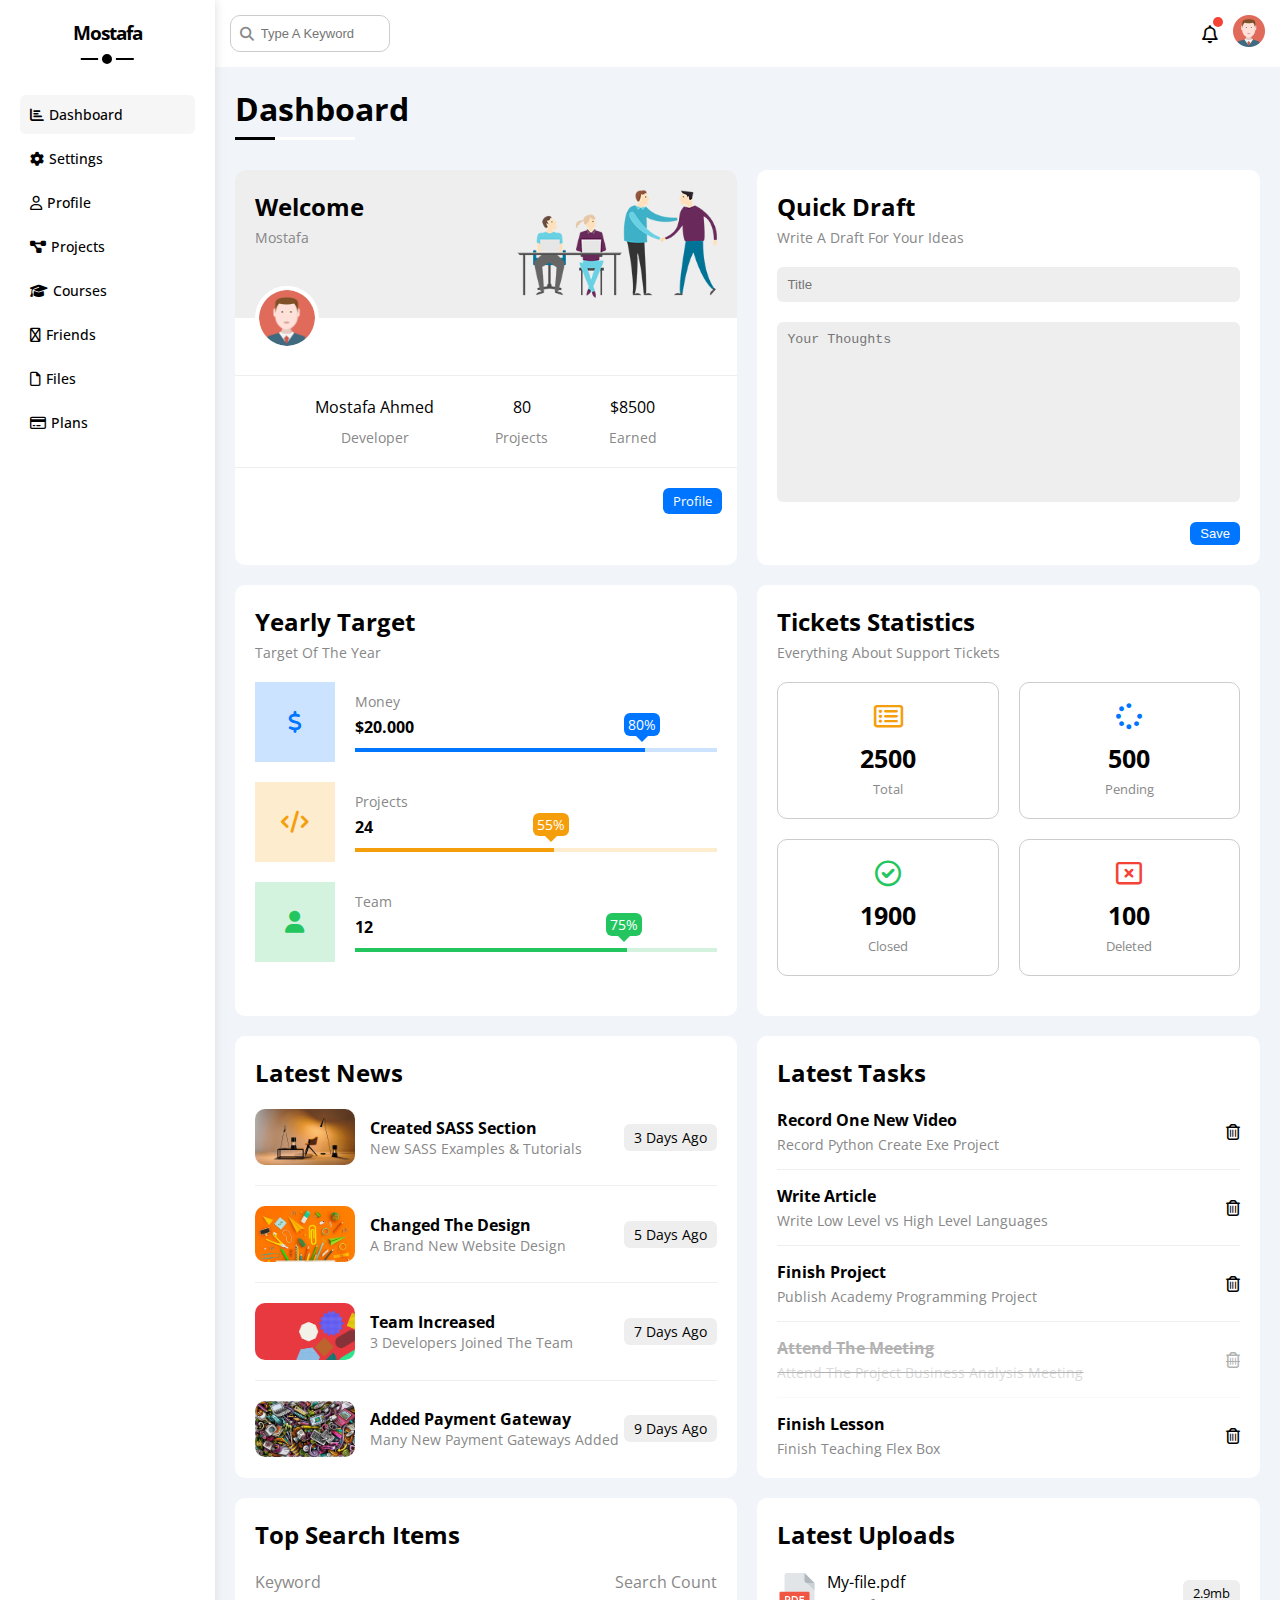
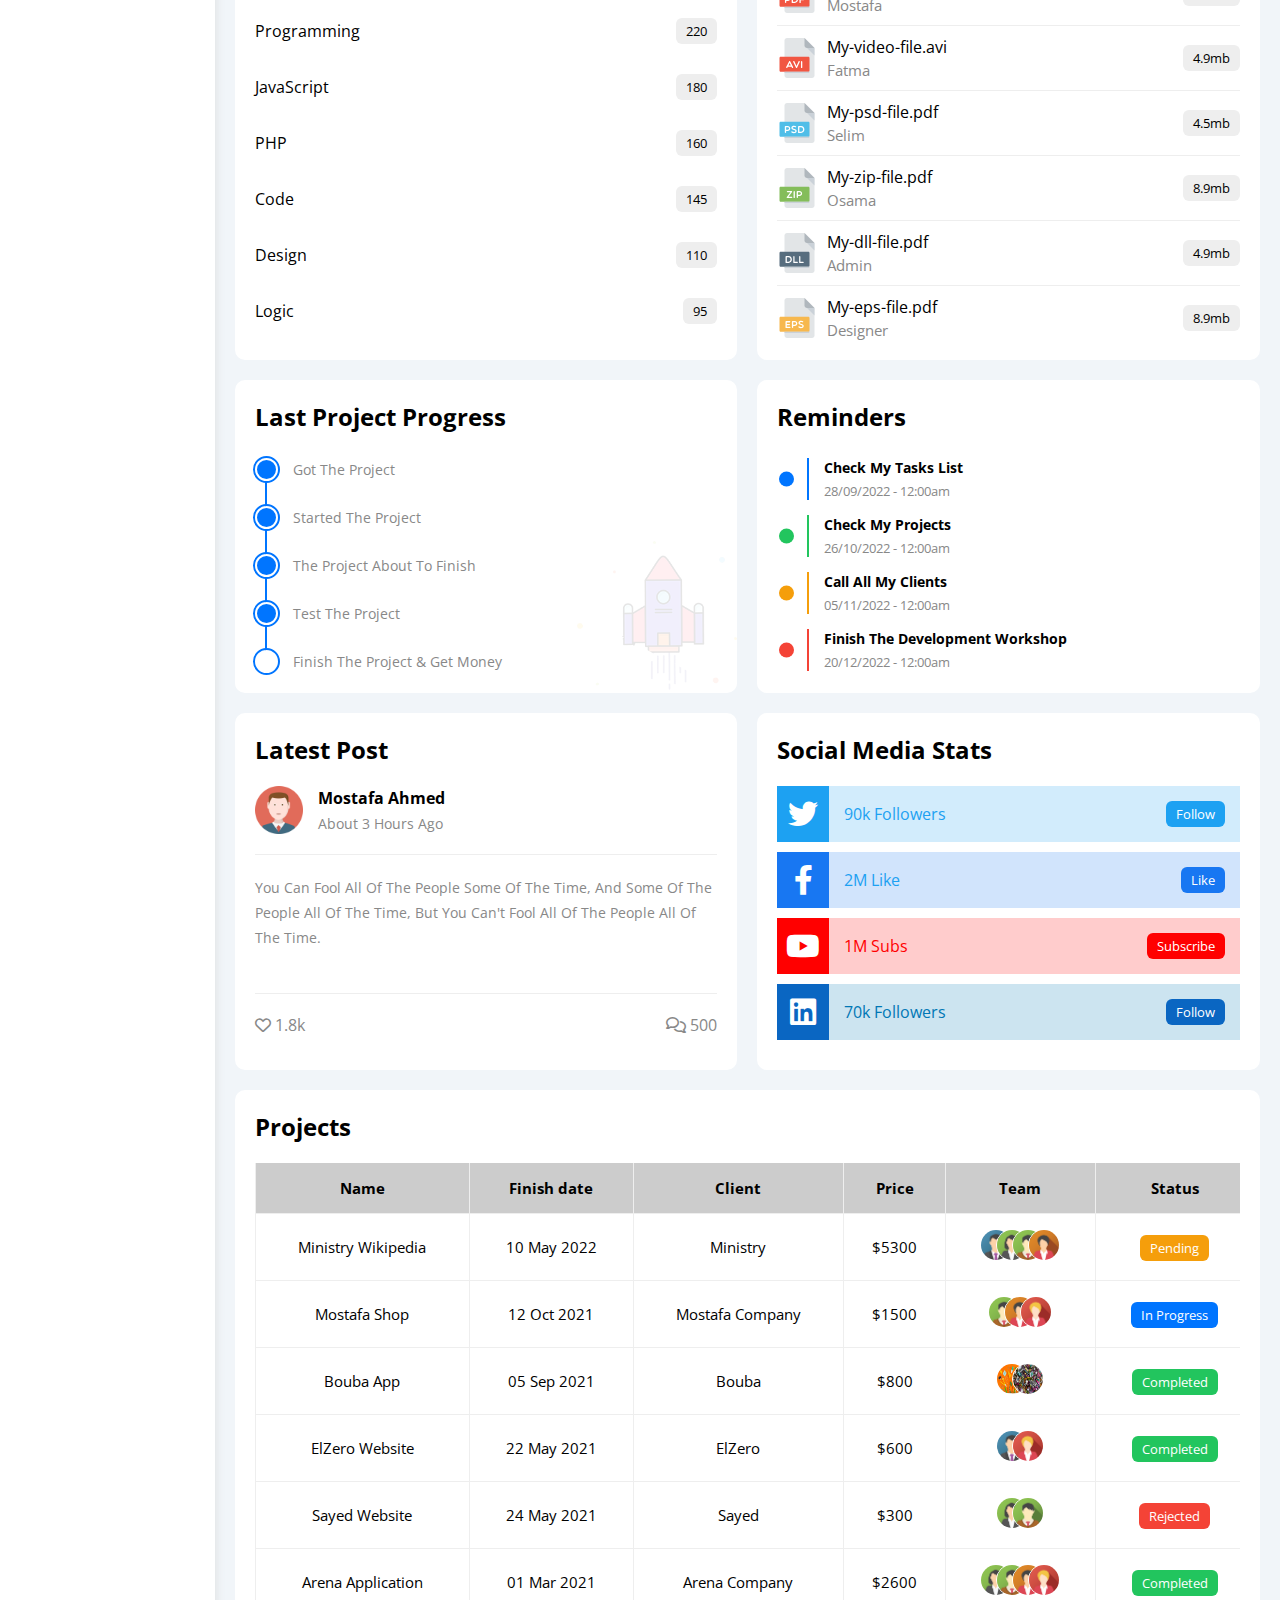
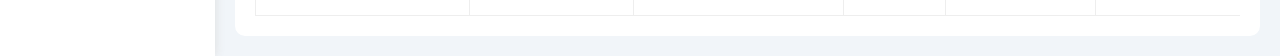
<file: index.html>
<!DOCTYPE html>
<html lang="en">

<head>
  <meta charset="UTF-8">
  <meta name="viewport" content="width=device-width, initial-scale=1.0">
  <title>Dashboard</title>
  <!-- Font Awesome Library -->
  <link rel="stylesheet" href="css/all.min.css">
  <!-- <link rel="stylesheet" href="css/normalize.css"> -->
  <link rel="stylesheet" href="css/master.css">
  <!-- Google Fonts -->
  <link rel="preconnect" href="https://fonts.googleapis.com">
  <link rel="preconnect" href="https://fonts.gstatic.com" crossorigin>
  <link href="https://fonts.googleapis.com/css2?family=Open+Sans:wght@300;500&display=swap" rel="stylesheet" />
</head>

<body>
  <div class="page">
    <!-- Start Sidebar -->
    <div class="sidebar">
      <h3>Mostafa</h3>
      <ul>
        <li>
          <a href="index.html" class="active">
            <i class="fa-solid fa-chart-bar"></i>
            <span>Dashboard</span>
          </a>
        </li>
        <li>
          <a href="settings.html">
            <i class="fa-solid fa-gear"></i>
            <span>Settings</span>
          </a>
        </li>
        <li>
          <a href="profile.html">
            <i class="fa-regular fa-user"></i>
            <span>Profile</span>
          </a>
        </li>
        <li>
          <a href="projects.html">
            <i class="fa-solid fa-diagram-project"></i>
            <span>Projects</span>
          </a>
        </li>
        <li>
          <a href="courses.html">
            <i class="fa-solid fa-graduation-cap"></i>
            <span>Courses</span>
          </a>
        </li>
        <li>
          <a href="friends.html">
            <i class="fa-regular fa-user-group"></i>
            <span>Friends</span>
          </a>
        </li>
        <li>
          <a href="files.html">
            <i class="fa-regular fa-file"></i>
            <span>Files</span>
          </a>
        </li>
        <li>
          <a href="plans.html">
            <i class="fa-regular fa-credit-card"></i>
            <span>Plans</span>
          </a>
        </li>
      </ul>
    </div>
    <!-- End Sidebar -->
    <div class="main-body">
      <!-- Start Header -->
      <div class="main-header">
        <form action="#" class="search">
          <i class="fa-solid fa-magnifying-glass"></i>
          <input type="text" name="search" placeholder="Type A Keyword">
        </form>
        <div class="user">
          <i class="fa-regular fa-bell"></i>
          <div class="img-user">
            <img src="imgs/avatar.png" alt="Profile Avatar">
          </div>
        </div>
      </div>
      <!-- End Header -->
      <h1 class="main-title">Dashboard</h1>
      <div class="wrapper-2">
        <!-- Start Welcome Box -->
        <div class="box">
          <div class="header">
            <div class="box-name">
              <h2>Welcome</h2>
              <p>Mostafa</p>
            </div>
            <img src="imgs/welcome.png" class="welcome" alt="Welcome">
          </div>
          <img src="imgs/avatar.png" class="avatar" alt="User Avatar">
          <div class="box-content">
            <div class="div">
              Mostafa Ahmed
              <span>Developer</span>
            </div>
            <div class="div">
              80
              <span>Projects</span>
            </div>
            <div class="div">
              $8500
              <span>Earned</span>
            </div>
          </div>
          <a href="#profile" class="btn-shape">Profile</a>
        </div>
        <!-- End Welcome Box -->
        <!-- Start Quick Draft Box -->
        <div class="box p-20">
          <div class="box-name">
            <h2>Quick Draft</h2>
            <p>Write A Draft For Your Ideas</p>
          </div>
          <form action="#" class="q-draft">
            <input type="text" name="title" placeholder="Title">
            <textarea name="thoughts" placeholder="Your Thoughts"></textarea>
            <input type="submit" value="Save" class="btn-shape">
          </form>
        </div>
        <!-- Start Quick Draft Box -->
        <!-- Start Yearly Tagret Box -->
        <div class="box p-20">
          <div class="box-name">
            <h2>Yearly Target</h2>
            <p>Target Of The Year</p>
          </div>
          <div class="yt-content">
            <div class="target">
              <i class="money fa-solid fa-dollar-sign"></i>
              <div>
                <span>Money</span>
                <span>$20.000</span>
                <div class="yt-prog-money">
                  <span class="yt-bar money" style="width: 80%;" data-percent="80%"></span>
                </div>
              </div>
            </div>
            <div class="target">
              <i class="projects fa-solid fa-code"></i>
              <div>
                <span>Projects</span>
                <span>24</span>
                <div class="yt-prog-projects">
                  <span class="yt-bar projects" style="width: 55%;" data-percent="55%"></span>
                </div>
              </div>
            </div>
            <div class="target">
              <i class="team fa-solid fa-user"></i>
              <div>
                <span>Team</span>
                <span>12</span>
                <div class="yt-prog-team">
                  <span class="yt-bar team" style="width: 75%;" data-percent="75%"></span>
                </div>
              </div>
            </div>
          </div>
        </div>
        <!-- End Yearly Tagret Box -->
        <!-- Start Tickets Statistics -->
        <div class="box p-20">
          <div class="box-name">
            <h2>Tickets Statistics</h2>
            <p>Everything About Support Tickets</p>
          </div>
          <div class="ts-content">
            <div class="ts-box">
              <i class="total fa-regular fa-rectangle-list"></i>
              <span>2500</span>
              <span>Total</span>
            </div>
            <div class="ts-box">
              <i class="pending fa-solid fa-spinner"></i>
              <span>500</span>
              <span>Pending</span>
            </div>
            <div class="ts-box">
              <i class="closed fa-regular fa-circle-check"></i>
              <span>1900</span>
              <span>Closed</span>
            </div>
            <div class="ts-box">
              <i class="deleted fa-regular fa-rectangle-xmark"></i>
              <span>100</span>
              <span>Deleted</span>
            </div>
          </div>
        </div>
        <!-- Start Tickets Statistics -->
        <!-- Start Latest News -->
        <div class="box p-20">
          <h2>Latest News</h2>
          <div class="ln-content">
            <div class="ln-box">
              <img src="imgs/news-01.png" alt="">
              <div class="ln-body">
                <h3>Created SASS Section</h3>
                <p>New SASS Examples & Tutorials</p>
              </div>
              <p class="days btn-shape">3 Days Ago</p>
            </div>
            <div class="ln-box">
              <img src="imgs/news-02.png" alt="">
              <div class="ln-body">
                <h3>Changed The Design</h3>
                <p>A Brand New Website Design</p>
              </div>
              <p class="days btn-shape">5 Days Ago</p>
            </div>
            <div class="ln-box">
              <img src="imgs/news-03.png" alt="">
              <div class="ln-body">
                <h3>Team Increased</h3>
                <p>3 Developers Joined The Team</p>
              </div>
              <p class="days btn-shape">7 Days Ago</p>
            </div>
            <div class="ln-box">
              <img src="imgs/news-04.png" alt="">
              <div class="ln-body">
                <h3>Added Payment Gateway</h3>
                <p>Many New Payment Gateways Added</p>
              </div>
              <p class="days btn-shape">9 Days Ago</p>
            </div>
          </div>
        </div>
        <!-- End Latest News -->
        <!-- Start Latest Tasks -->
        <div class="box p-20">
          <h2>Latest Tasks</h2>
          <div class="lt-content">
            <div class="lt-box">
              <div>
                <h3>Record One New Video</h3>
                <p>Record Python Create Exe Project</p>
              </div>
              <i class="fa-regular fa-trash-can"></i>
            </div>
            <div class="lt-box">
              <div>
                <h3>Write Article</h3>
                <p>Write Low Level vs High Level Languages</p>
              </div>
              <i class="fa-regular fa-trash-can"></i>
            </div>
            <div class="lt-box">
              <div>
                <h3>Finish Project</h3>
                <p>Publish Academy Programming Project</p>
              </div>
              <i class="fa-regular fa-trash-can"></i>
            </div>
            <div class="lt-box task-done">
              <div>
                <h3>Attend The Meeting</h3>
                <p>Attend The Project Business Analysis Meeting</p>
              </div>
              <i class="fa-regular fa-trash-can"></i>
            </div>
            <div class="lt-box">
              <div>
                <h3>Finish Lesson</h3>
                <p>Finish Teaching Flex Box</p>
              </div>
              <i class="fa-regular fa-trash-can"></i>
            </div>
          </div>
        </div>
        <!-- End Latest Tasks -->
        <!-- Start Top Search Items -->
        <div class="box p-20">
          <h2>Top Search Items</h2>
          <div class="tsi-content">
            <div class="tsi-box tsi-header">
              <span>Keyword</span>
              <span>Search Count</span>
            </div>
            <div class="tsi-box tsi-body">
              <span>Programming</span>
              <span>220</span>
            </div>
            <div class="tsi-box tsi-body">
              <span>JavaScript</span>
              <span>180</span>
            </div>
            <div class="tsi-box tsi-body">
              <span>PHP</span>
              <span>160</span>
            </div>
            <div class="tsi-box tsi-body">
              <span>Code</span>
              <span>145</span>
            </div>
            <div class="tsi-box tsi-body">
              <span>Design</span>
              <span>110</span>
            </div>
            <div class="tsi-box tsi-body">
              <span>Logic</span>
              <span>95</span>
            </div>
          </div>
        </div>
        <!-- End Top Search Items -->
        <!-- Start Latest Uploads -->
        <div class="box p-20">
          <h2>Latest Uploads</h2>
          <div class="lu-content">
            <div class="lu-box">
              <img src="imgs/pdf.svg" alt="PDF Icon">
              <div class="lu-body">
                <div class="lu-sp-body">
                  <span>My-file.pdf</span>
                  <span>Mostafa</span>
                </div>
                <span class="lu-btn">2.9mb</span>
              </div>
            </div>
            <div class="lu-box">
              <img src="imgs/avi.svg" alt="AVI Icon">
              <div class="lu-body">
                <div class="lu-sp-body">
                  <span>My-video-file.avi</span>
                  <span>Fatma</span>
                </div>
                <span class="lu-btn">4.9mb</span>
              </div>
            </div>
            <div class="lu-box">
              <img src="imgs/psd.svg" alt="PSD Icon">
              <div class="lu-body">
                <div class="lu-sp-body">
                  <span>My-psd-file.pdf</span>
                  <span>Selim</span>
                </div>
                <span class="lu-btn">4.5mb</span>
              </div>
            </div>
            <div class="lu-box">
              <img src="imgs/zip.svg" alt="ZIP Icon">
              <div class="lu-body">
                <div class="lu-sp-body">
                  <span>My-zip-file.pdf</span>
                  <span>Osama</span>
                </div>
                <span class="lu-btn">8.9mb</span>
              </div>
            </div>
            <div class="lu-box">
              <img src="imgs/dll.svg" alt="DLL Icon">
              <div class="lu-body">
                <div class="lu-sp-body">
                  <span>My-dll-file.pdf</span>
                  <span>Admin</span>
                </div>
                <span class="lu-btn">4.9mb</span>
              </div>
            </div>
            <div class="lu-box">
              <img src="imgs/eps.svg" alt="EPS Icon">
              <div class="lu-body">
                <div class="lu-sp-body">
                  <span>My-eps-file.pdf</span>
                  <span>Designer</span>
                </div>
                <span class="lu-btn">8.9mb</span>
              </div>
            </div>
          </div>
        </div>
        <!-- End Latest Uploads -->
        <!-- Start Last Project Progress -->
        <div class="box p-20">
          <h2>Last Project Progress</h2>
          <div class="lpp-content">
            <div class="lpp-box">
              <div class="circle"></div>
              <p class="lpp-task">Got The Project</p>
            </div>
            <div class="lpp-box">
              <div class="circle"></div>
              <p class="lpp-task">Started The Project</p>
            </div>
            <div class="lpp-box">
              <div class="circle"></div>
              <p class="lpp-task">The Project About To Finish</p>
            </div>
            <div class="lpp-box">
              <div class="circle current-task"></div>
              <p class="lpp-task">Test The Project</p>
            </div>
            <div class="lpp-box">
              <div class="circle remaining-task last"></div>
              <p class="lpp-task">Finish The Project & Get Money</p>
            </div>
          </div>
          <img src="imgs/project.png" alt="Rocket" class="lpp-img">
        </div>
        <!-- End Last Project Progress -->
        <!-- Start Reminders -->
        <div class="box p-20">
          <h2>Reminders</h2>
          <div class="r-content">
            <div class="r-box r-blue">
              <h3>Check My Tasks List</h3>
              <p>28/09/2022 - 12:00am</p>
            </div>
            <div class="r-box r-green">
              <h3>Check My Projects</h3>
              <p>26/10/2022 - 12:00am</p>
            </div>
            <div class="r-box r-orange">
              <h3>Call All My Clients</h3>
              <p>05/11/2022 - 12:00am</p>
            </div>
            <div class="r-box r-red">
              <h3>Finish The Development Workshop</h3>
              <p>20/12/2022 - 12:00am</p>
            </div>
          </div>
        </div>
        <!-- End Reminders -->
        <!-- Start Latest Post -->
        <div class="box p-20">
          <h2>Latest Post</h2>
          <div class="lp-content">
            <div class="lp-head">
              <img src="imgs/avatar.png" alt="Avatar">
              <div class="lp-name">
                <h3>Mostafa Ahmed</h3>
                <p>About 3 Hours Ago</p>
              </div>
            </div>
            <div class="lp-body">
              <p>You Can Fool All Of The People Some Of The Time, And Some Of The People All Of The Time, But You
                Can't Fool All Of The People All Of The Time.</p>
            </div>
            <div class="lp-foot">
              <div class="lp-likes">
                <i class="fa-regular fa-heart"></i>
                <span>1.8k</span>
              </div>
              <div class="lp-comments">
                <i class="fa-regular fa-comments"></i>
                <span>500</span>
              </div>
            </div>
          </div>
        </div>
        <!-- End Latest Post -->
        <!-- Start Social Media Stats -->
        <div class="box p-20">
          <h2>Social Media Stats</h2>
          <div class="sms-content">
            <div class="sms-box">
              <i class="twitter fa-brands fa-twitter"></i>
              <div class="sms-body twitter">
                <span>90k Followers</span>
                <span>Follow</span>
              </div>
            </div>
            <div class="sms-box">
              <i class="facebook fa-brands fa-facebook-f"></i>
              <div class="sms-body facebook">
                <span>2M Like</span>
                <span>Like</span>
              </div>
            </div>
            <div class="sms-box">
              <i class="youtube fa-brands fa-youtube"></i>
              <div class="sms-body youtube">
                <span>1M Subs</span>
                <span>Subscribe</span>
              </div>
            </div>
            <div class="sms-box">
              <i class="linkedin fa-brands fa-linkedin"></i>
              <div class="sms-body linkedin">
                <span>70k Followers</span>
                <span>Follow</span>
              </div>
            </div>
          </div>
        </div>
        <!-- End Social Media Stats -->
      </div>
      <div class="projects-table">
        <h2>Projects</h2>
        <div class="responsive-table">
          <table>
            <tr class="header">
              <th>Name</th>
              <th>Finish date</th>
              <th>Client</th>
              <th>Price</th>
              <th>Team</th>
              <th>Status</th>
            </tr>
            <tr>
              <td>Ministry Wikipedia</td>
              <td>10 May 2022</td>
              <td>Ministry</td>
              <td>$5300</td>
              <td><img src="imgs/team-01.png" alt="Avatar">
                <img src="imgs/team-02.png" alt="Avatar">
                <img src="imgs/team-03.png" alt="Avatar">
                <img src="imgs/team-04.png" alt="Avatar">
              </td>
              <td>
                <span class="pending">Pending</span>
              </td>
            </tr>
            <tr>
              <td>Mostafa Shop</td>
              <td>12 Oct 2021</td>
              <td>Mostafa Company</td>
              <td>$1500</td>
              <td><img src="imgs/team-03.png" alt="Avatar">
                <img src="imgs/team-04.png" alt="Avatar">
                <img src="imgs/team-05.png" alt="Avatar">
              </td>
              <td>
                <Span class="in-progress">In Progress</Span>
              </td>
            </tr>
            <tr>
              <td>Bouba App</td>
              <td>05 Sep 2021</td>
              <td>Bouba</td>
              <td>$800</td>
              <td><img src="imgs/news-02.png" alt="Avatar">
                <img src="imgs/news-04.png" alt="Avatar">
              </td>
              <td>
                <span class="complete">Completed</span>
              </td>
            </tr>
            <tr>
              <td>ElZero Website</td>
              <td>22 May 2021</td>
              <td>ElZero</td>
              <td>$600</td>
              <td><img src="imgs/team-01.png" alt="Avatar">
                <img src="imgs/team-05.png" alt="Avatar">
              </td>
              <td>
                <span class="complete">Completed</span>
              </td>
            </tr>
            <tr>
              <td>Sayed Website</td>
              <td>24 May 2021</td>
              <td>Sayed</td>
              <td>$300</td>
              <td><img src="imgs/team-02.png" alt="Avatar">
                <img src="imgs/team-03.png" alt="Avatar">
              </td>
              <td>
                <span class="rejected">Rejected</span>
              </td>
            </tr>
            <tr>
              <td>Arena Application</td>
              <td>01 Mar 2021</td>
              <td>Arena Company</td>
              <td>$2600</td>
              <td><img src="imgs/team-02.png" alt="Avatar">
                <img src="imgs/team-03.png" alt="Avatar">
                <img src="imgs/team-04.png" alt="Avatar">
                <img src="imgs/team-05.png" alt="Avatar">
              </td>
              <td>
                <span class="complete">Completed</span>
              </td>
            </tr>
          </table>
        </div>
      </div>
    </div>
  </div>
</body>

</html>
</file>
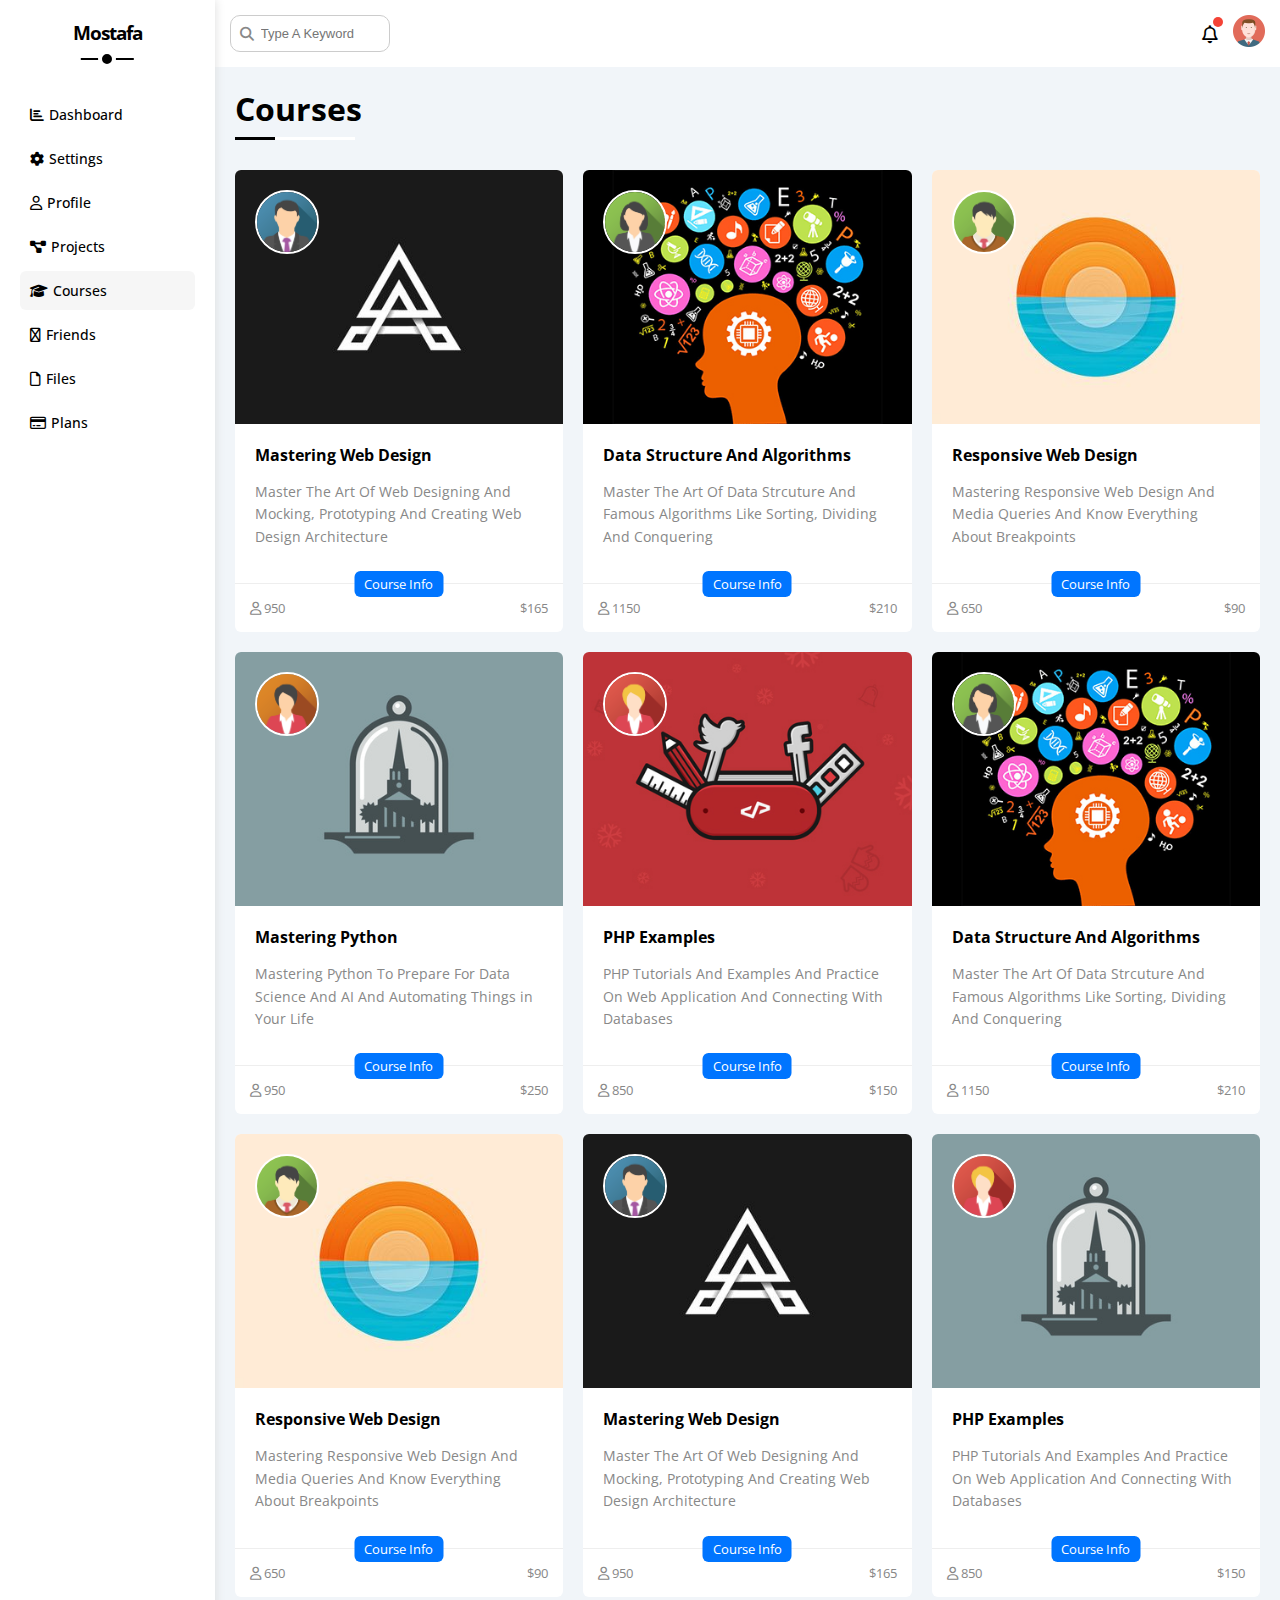
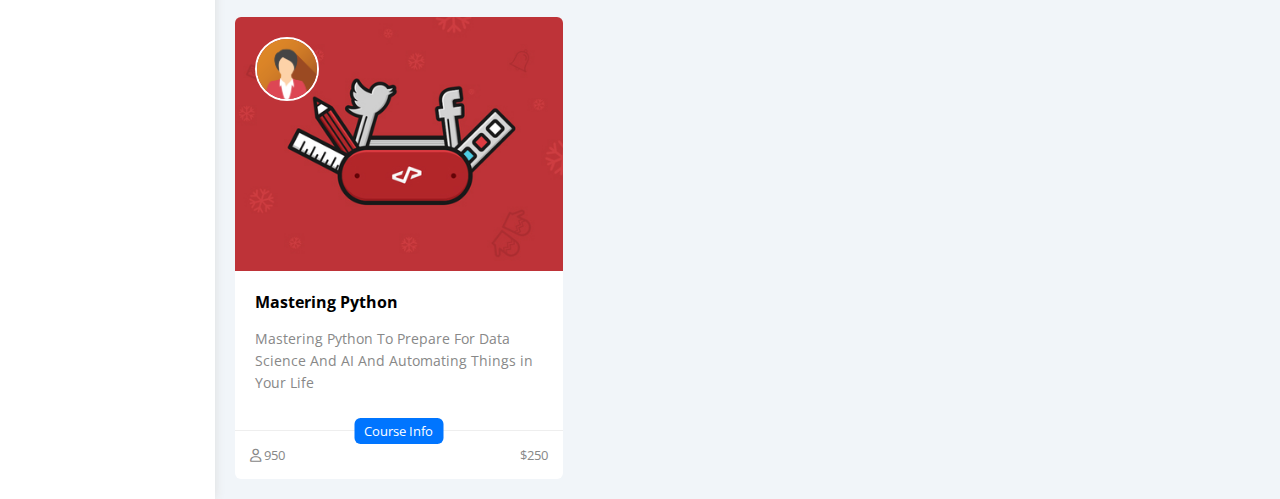
<file: courses.html>
<!DOCTYPE html>
<html lang="en">

<head>
  <meta charset="UTF-8">
  <meta name="viewport" content="width=device-width, initial-scale=1.0">
  <title>Courses</title>
  <!-- Font Awesome Library -->
  <link rel="stylesheet" href="css/all.min.css">
  <!-- <link rel="stylesheet" href="css/normalize.css"> -->
  <link rel="stylesheet" href="css/master.css">
  <!-- Google Fonts -->
  <link rel="preconnect" href="https://fonts.googleapis.com">
  <link rel="preconnect" href="https://fonts.gstatic.com" crossorigin>
  <link href="https://fonts.googleapis.com/css2?family=Open+Sans:wght@300;500&display=swap" rel="stylesheet" />
</head>

<body>
  <div class="page">
    <!-- Start Sidebar -->
    <div class="sidebar">
      <h3>Mostafa</h3>
      <ul>
        <li>
          <a href="index.html">
            <i class="fa-solid fa-chart-bar"></i>
            <span>Dashboard</span>
          </a>
        </li>
        <li>
          <a href="settings.html">
            <i class="fa-solid fa-gear"></i>
            <span>Settings</span>
          </a>
        </li>
        <li>
          <a href="profile.html">
            <i class="fa-regular fa-user"></i>
            <span>Profile</span>
          </a>
        </li>
        <li>
          <a href="projects.html">
            <i class="fa-solid fa-diagram-project"></i>
            <span>Projects</span>
          </a>
        </li>
        <li>
          <a href="courses.html" class="active">
            <i class="fa-solid fa-graduation-cap"></i>
            <span>Courses</span>
          </a>
        </li>
        <li>
          <a href="friends.html">
            <i class="fa-regular fa-user-group"></i>
            <span>Friends</span>
          </a>
        </li>
        <li>
          <a href="files.html">
            <i class="fa-regular fa-file"></i>
            <span>Files</span>
          </a>
        </li>
        <li>
          <a href="plans.html">
            <i class="fa-regular fa-credit-card"></i>
            <span>Plans</span>
          </a>
        </li>
      </ul>
    </div>
    <!-- End Sidebar -->
    <div class="main-body">
      <!-- Start Header -->
      <div class="main-header">
        <form action="#" class="search">
          <i class="fa-solid fa-magnifying-glass"></i>
          <input type="text" name="search" placeholder="Type A Keyword">
        </form>
        <div class="user">
          <i class="fa-regular fa-bell"></i>
          <div class="img-user">
            <img src="imgs/avatar.png" alt="Profile Avatar">
          </div>
        </div>
      </div>
      <!-- End Header -->
      <h1 class="main-title">Courses</h1>
      <div class="wrapper-4">
        <div class="course-card">
          <div class="course-background">
            <img src="imgs/team-01.png" alt="Avatar Icon">
          </div>
          <div class="course-info">
            <h4>Mastering Web Design</h4>
            <p>Master The Art Of Web Designing And Mocking, Prototyping And Creating Web Design Architecture</p>
            <span class="btn-shape">Course Info</span>
          </div>
          <div class="course-footer">
            <span>
              <i class="fa-regular fa-user"></i>
              950
            </span>
            <span>$165</span>
          </div>
        </div>
        <div class="course-card">
          <div class="course-background">
            <img src="imgs/team-02.png" alt="Avatar Icon">
          </div>
          <div class="course-info">
            <h4>Data Structure And Algorithms</h4>
            <p>Master The Art Of Data Strcuture And Famous Algorithms Like Sorting, Dividing And Conquering</p>
            <span class="btn-shape">Course Info</span>
          </div>
          <div class="course-footer">
            <span>
              <i class="fa-regular fa-user"></i>
              1150
            </span>
            <span>$210</span>
          </div>
        </div>
        <div class="course-card">
          <div class="course-background">
            <img src="imgs/team-03.png" alt="Avatar Icon">
          </div>
          <div class="course-info">
            <h4>Responsive Web Design</h4>
            <p>Mastering Responsive Web Design And Media Queries And Know Everything About Breakpoints</p>
            <span class="btn-shape">Course Info</span>
          </div>
          <div class="course-footer">
            <span>
              <i class="fa-regular fa-user"></i>
              650
            </span>
            <span>$90</span>
          </div>
        </div>
        <div class="course-card">
          <div class="course-background">
            <img src="imgs/team-04.png" alt="Avatar Icon">
          </div>
          <div class="course-info">
            <h4>Mastering Python</h4>
            <p>Mastering Python To Prepare For Data Science And AI And Automating Things in Your Life</p>
            <span class="btn-shape">Course Info</span>
          </div>
          <div class="course-footer">
            <span>
              <i class="fa-regular fa-user"></i>
              950
            </span>
            <span>$250</span>
          </div>
        </div>
        <div class="course-card">
          <div class="course-background">
            <img src="imgs/team-05.png" alt="Avatar Icon">
          </div>
          <div class="course-info">
            <h4>PHP Examples</h4>
            <p>PHP Tutorials And Examples And Practice On Web Application And Connecting With Databases</p>
            <span class="btn-shape">Course Info</span>
          </div>
          <div class="course-footer">
            <span>
              <i class="fa-regular fa-user"></i>
              850
            </span>
            <span>$150</span>
          </div>
        </div>
        <div class="course-card">
          <div class="course-background">
            <img src="imgs/team-02.png" alt="Avatar Icon">
          </div>
          <div class="course-info">
            <h4>Data Structure And Algorithms</h4>
            <p>Master The Art Of Data Strcuture And Famous Algorithms Like Sorting, Dividing And Conquering</p>
            <span class="btn-shape">Course Info</span>
          </div>
          <div class="course-footer">
            <span>
              <i class="fa-regular fa-user"></i>
              1150
            </span>
            <span>$210</span>
          </div>
        </div>
        <div class="course-card">
          <div class="course-background">
            <img src="imgs/team-03.png" alt="Avatar Icon">
          </div>
          <div class="course-info">
            <h4>Responsive Web Design</h4>
            <p>Mastering Responsive Web Design And Media Queries And Know Everything About Breakpoints</p>
            <span class="btn-shape">Course Info</span>
          </div>
          <div class="course-footer">
            <span>
              <i class="fa-regular fa-user"></i>
              650
            </span>
            <span>$90</span>
          </div>
        </div>
        <div class="course-card">
          <div class="course-background">
            <img src="imgs/team-01.png" alt="Avatar Icon">
          </div>
          <div class="course-info">
            <h4>Mastering Web Design</h4>
            <p>Master The Art Of Web Designing And Mocking, Prototyping And Creating Web Design Architecture</p>
            <span class="btn-shape">Course Info</span>
          </div>
          <div class="course-footer">
            <span>
              <i class="fa-regular fa-user"></i>
              950
            </span>
            <span>$165</span>
          </div>
        </div>
        <div class="course-card">
          <div class="course-background">
            <img src="imgs/team-05.png" alt="Avatar Icon">
          </div>
          <div class="course-info">
            <h4>PHP Examples</h4>
            <p>PHP Tutorials And Examples And Practice On Web Application And Connecting With Databases</p>
            <span class="btn-shape">Course Info</span>
          </div>
          <div class="course-footer">
            <span>
              <i class="fa-regular fa-user"></i>
              850
            </span>
            <span>$150</span>
          </div>
        </div>
        <div class="course-card">
          <div class="course-background">
            <img src="imgs/team-04.png" alt="Avatar Icon">
          </div>
          <div class="course-info">
            <h4>Mastering Python</h4>
            <p>Mastering Python To Prepare For Data Science And AI And Automating Things in Your Life</p>
            <span class="btn-shape">Course Info</span>
          </div>
          <div class="course-footer">
            <span>
              <i class="fa-regular fa-user"></i>
              950
            </span>
            <span>$250</span>
          </div>
        </div>
      </div>
    </div>
  </div>
</body>

</html>
</file>
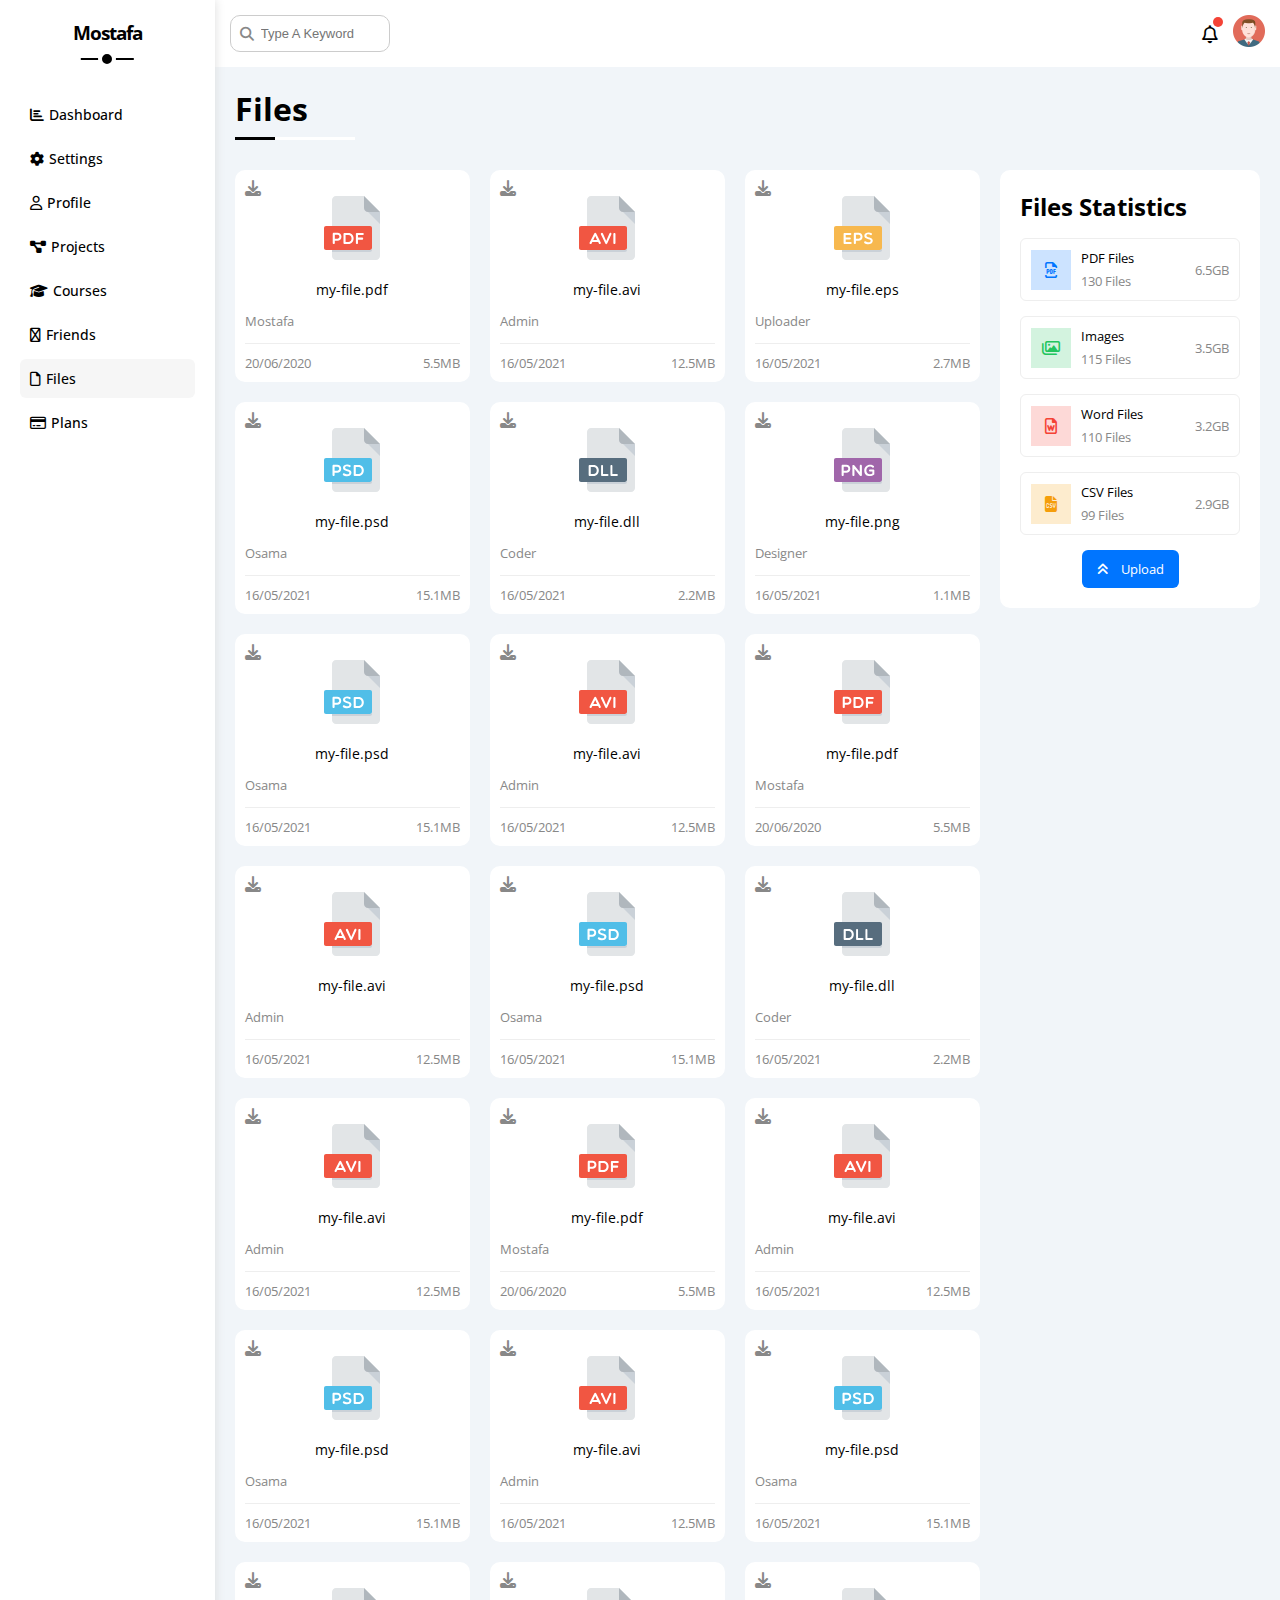
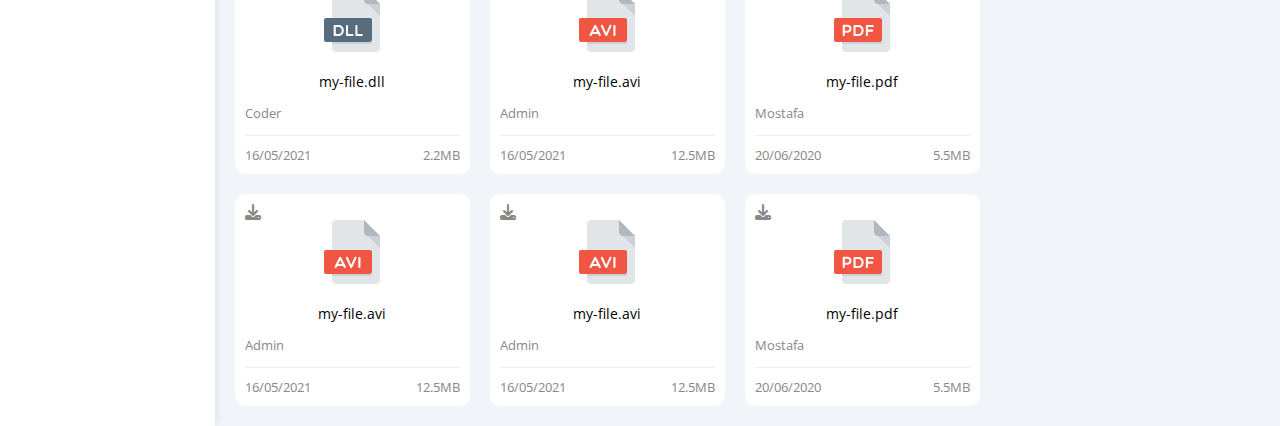
<file: files.html>
<!DOCTYPE html>
<html lang="en">

<head>
  <meta charset="UTF-8">
  <meta name="viewport" content="width=device-width, initial-scale=1.0">
  <title>Files</title>
  <!-- Font Awesome Library -->
  <link rel="stylesheet" href="css/all.min.css">
  <!-- <link rel="stylesheet" href="css/normalize.css"> -->
  <link rel="stylesheet" href="css/master.css">
  <!-- Google Fonts -->
  <link rel="preconnect" href="https://fonts.googleapis.com">
  <link rel="preconnect" href="https://fonts.gstatic.com" crossorigin>
  <link href="https://fonts.googleapis.com/css2?family=Open+Sans:wght@300;500&display=swap" rel="stylesheet" />
</head>

<body>
  <div class="page">
    <!-- Start Sidebar -->
    <div class="sidebar">
      <h3>Mostafa</h3>
      <ul>
        <li>
          <a href="index.html">
            <i class="fa-solid fa-chart-bar"></i>
            <span>Dashboard</span>
          </a>
        </li>
        <li>
          <a href="settings.html">
            <i class="fa-solid fa-gear"></i>
            <span>Settings</span>
          </a>
        </li>
        <li>
          <a href="profile.html">
            <i class="fa-regular fa-user"></i>
            <span>Profile</span>
          </a>
        </li>
        <li>
          <a href="projects.html">
            <i class="fa-solid fa-diagram-project"></i>
            <span>Projects</span>
          </a>
        </li>
        <li>
          <a href="courses.html">
            <i class="fa-solid fa-graduation-cap"></i>
            <span>Courses</span>
          </a>
        </li>
        <li>
          <a href="friends.html">
            <i class="fa-regular fa-user-group"></i>
            <span>Friends</span>
          </a>
        </li>
        <li>
          <a href="files.html" class="active">
            <i class="fa-regular fa-file"></i>
            <span>Files</span>
          </a>
        </li>
        <li>
          <a href="plans.html">
            <i class="fa-regular fa-credit-card"></i>
            <span>Plans</span>
          </a>
        </li>
      </ul>
    </div>
    <!-- End Sidebar -->
    <div class="main-body">
      <!-- Start Header -->
      <div class="main-header">
        <form action="#" class="search">
          <i class="fa-solid fa-magnifying-glass"></i>
          <input type="text" name="search" placeholder="Type A Keyword">
        </form>
        <div class="user">
          <i class="fa-regular fa-bell"></i>
          <div class="img-user">
            <img src="imgs/avatar.png" alt="Profile Avatar">
          </div>
        </div>
      </div>
      <!-- End Header -->
      <h1 class="main-title">Files</h1>
      <div class="container">
        <div class="wrapper-4-small">
          <div class="f-card">
            <i class="fa-solid fa-download"></i>
            <img src="imgs/pdf.svg" alt="PDF Icon">
            <p>my-file.pdf</p>
            <p>Mostafa</p>
            <div class="f-footer">
              <span>20/06/2020</span>
              <span>5.5MB</span>
            </div>
          </div>
          <div class="f-card">
            <i class="fa-solid fa-download"></i>
            <img src="imgs/avi.svg" alt="AVI Icon">
            <p>my-file.avi</p>
            <p>Admin</p>
            <div class="f-footer">
              <span>16/05/2021</span>
              <span>12.5MB</span>
            </div>
          </div>
          <div class="f-card">
            <i class="fa-solid fa-download"></i>
            <img src="imgs/eps.svg" alt="EPS Icon">
            <p>my-file.eps</p>
            <p>Uploader</p>
            <div class="f-footer">
              <span>16/05/2021</span>
              <span>2.7MB</span>
            </div>
          </div>
          <div class="f-card">
            <i class="fa-solid fa-download"></i>
            <img src="imgs/psd.svg" alt="PSD Icon">
            <p>my-file.psd</p>
            <p>Osama</p>
            <div class="f-footer">
              <span>16/05/2021</span>
              <span>15.1MB</span>
            </div>
          </div>
          <div class="f-card">
            <i class="fa-solid fa-download"></i>
            <img src="imgs/dll.svg" alt="DLL Icon">
            <p>my-file.dll</p>
            <p>Coder</p>
            <div class="f-footer">
              <span>16/05/2021</span>
              <span>2.2MB</span>
            </div>
          </div>
          <div class="f-card">
            <i class="fa-solid fa-download"></i>
            <img src="imgs/png.svg" alt="PNG Icon">
            <p>my-file.png</p>
            <p>Designer</p>
            <div class="f-footer">
              <span>16/05/2021</span>
              <span>1.1MB</span>
            </div>
          </div>
          <div class="f-card">
            <i class="fa-solid fa-download"></i>
            <img src="imgs/psd.svg" alt="PSD Icon">
            <p>my-file.psd</p>
            <p>Osama</p>
            <div class="f-footer">
              <span>16/05/2021</span>
              <span>15.1MB</span>
            </div>
          </div>
          <div class="f-card">
            <i class="fa-solid fa-download"></i>
            <img src="imgs/avi.svg" alt="AVI Icon">
            <p>my-file.avi</p>
            <p>Admin</p>
            <div class="f-footer">
              <span>16/05/2021</span>
              <span>12.5MB</span>
            </div>
          </div>
          <div class="f-card">
            <i class="fa-solid fa-download"></i>
            <img src="imgs/pdf.svg" alt="PDF Icon">
            <p>my-file.pdf</p>
            <p>Mostafa</p>
            <div class="f-footer">
              <span>20/06/2020</span>
              <span>5.5MB</span>
            </div>
          </div>
          <div class="f-card">
            <i class="fa-solid fa-download"></i>
            <img src="imgs/avi.svg" alt="AVI Icon">
            <p>my-file.avi</p>
            <p>Admin</p>
            <div class="f-footer">
              <span>16/05/2021</span>
              <span>12.5MB</span>
            </div>
          </div>
          <div class="f-card">
            <i class="fa-solid fa-download"></i>
            <img src="imgs/psd.svg" alt="PSD Icon">
            <p>my-file.psd</p>
            <p>Osama</p>
            <div class="f-footer">
              <span>16/05/2021</span>
              <span>15.1MB</span>
            </div>
          </div>
          <div class="f-card">
            <i class="fa-solid fa-download"></i>
            <img src="imgs/dll.svg" alt="DLL Icon">
            <p>my-file.dll</p>
            <p>Coder</p>
            <div class="f-footer">
              <span>16/05/2021</span>
              <span>2.2MB</span>
            </div>
          </div>
          <div class="f-card">
            <i class="fa-solid fa-download"></i>
            <img src="imgs/avi.svg" alt="AVI Icon">
            <p>my-file.avi</p>
            <p>Admin</p>
            <div class="f-footer">
              <span>16/05/2021</span>
              <span>12.5MB</span>
            </div>
          </div>
          <div class="f-card">
            <i class="fa-solid fa-download"></i>
            <img src="imgs/pdf.svg" alt="PDF Icon">
            <p>my-file.pdf</p>
            <p>Mostafa</p>
            <div class="f-footer">
              <span>20/06/2020</span>
              <span>5.5MB</span>
            </div>
          </div>
          <div class="f-card">
            <i class="fa-solid fa-download"></i>
            <img src="imgs/avi.svg" alt="AVI Icon">
            <p>my-file.avi</p>
            <p>Admin</p>
            <div class="f-footer">
              <span>16/05/2021</span>
              <span>12.5MB</span>
            </div>
          </div>
          <div class="f-card">
            <i class="fa-solid fa-download"></i>
            <img src="imgs/psd.svg" alt="PSD Icon">
            <p>my-file.psd</p>
            <p>Osama</p>
            <div class="f-footer">
              <span>16/05/2021</span>
              <span>15.1MB</span>
            </div>
          </div>
          <div class="f-card">
            <i class="fa-solid fa-download"></i>
            <img src="imgs/avi.svg" alt="AVI Icon">
            <p>my-file.avi</p>
            <p>Admin</p>
            <div class="f-footer">
              <span>16/05/2021</span>
              <span>12.5MB</span>
            </div>
          </div>
          <div class="f-card">
            <i class="fa-solid fa-download"></i>
            <img src="imgs/psd.svg" alt="PSD Icon">
            <p>my-file.psd</p>
            <p>Osama</p>
            <div class="f-footer">
              <span>16/05/2021</span>
              <span>15.1MB</span>
            </div>
          </div>
          <div class="f-card">
            <i class="fa-solid fa-download"></i>
            <img src="imgs/dll.svg" alt="DLL Icon">
            <p>my-file.dll</p>
            <p>Coder</p>
            <div class="f-footer">
              <span>16/05/2021</span>
              <span>2.2MB</span>
            </div>
          </div>
          <div class="f-card">
            <i class="fa-solid fa-download"></i>
            <img src="imgs/avi.svg" alt="AVI Icon">
            <p>my-file.avi</p>
            <p>Admin</p>
            <div class="f-footer">
              <span>16/05/2021</span>
              <span>12.5MB</span>
            </div>
          </div>
          <div class="f-card">
            <i class="fa-solid fa-download"></i>
            <img src="imgs/pdf.svg" alt="PDF Icon">
            <p>my-file.pdf</p>
            <p>Mostafa</p>
            <div class="f-footer">
              <span>20/06/2020</span>
              <span>5.5MB</span>
            </div>
          </div>
          <div class="f-card">
            <i class="fa-solid fa-download"></i>
            <img src="imgs/avi.svg" alt="AVI Icon">
            <p>my-file.avi</p>
            <p>Admin</p>
            <div class="f-footer">
              <span>16/05/2021</span>
              <span>12.5MB</span>
            </div>
          </div>
          <div class="f-card">
            <i class="fa-solid fa-download"></i>
            <img src="imgs/avi.svg" alt="AVI Icon">
            <p>my-file.avi</p>
            <p>Admin</p>
            <div class="f-footer">
              <span>16/05/2021</span>
              <span>12.5MB</span>
            </div>
          </div>
          <div class="f-card">
            <i class="fa-solid fa-download"></i>
            <img src="imgs/pdf.svg" alt="PDF Icon">
            <p>my-file.pdf</p>
            <p>Mostafa</p>
            <div class="f-footer">
              <span>20/06/2020</span>
              <span>5.5MB</span>
            </div>
          </div>
        </div>
        <div class="f-statistics">
          <h2>Files Statistics</h2>
          <div class="f-stat">
            <div class="f-stat-body">
              <i class="f-pdf fa-regular fa-file-pdf"></i>
              <div>
                <span>PDF Files</span>
                <span>130 Files</span>
              </div>
            </div>
            <div class="f-stat-size">
              6.5GB
            </div>
          </div>
          <div class="f-stat">
            <div class="f-stat-body">
              <i class="f-images fa-regular fa-images"></i>
              <div>
                <span>Images</span>
                <span>115 Files</span>
              </div>
            </div>
            <div class="f-stat-size">
              3.5GB
            </div>
          </div>
          <div class="f-stat">
            <div class="f-stat-body">
              <i class="f-word fa-regular fa-file-word"></i>
              <div>
                <span>Word Files</span>
                <span>110 Files</span>
              </div>
            </div>
            <div class="f-stat-size">
              3.2GB
            </div>
          </div>
          <div class="f-stat">
            <div class="f-stat-body">
              <i class="f-csv fa-solid fa-file-csv"></i>
              <div>
                <span>CSV Files</span>
                <span>99 Files</span>
              </div>
            </div>
            <div class="f-stat-size">
              2.9GB
            </div>
          </div>
          <a href="#">
            <i class="fa-solid fa-angles-up"></i>
            Upload
          </a>
        </div>
      </div>
    </div>
  </div>
</body>

</html>
</file>
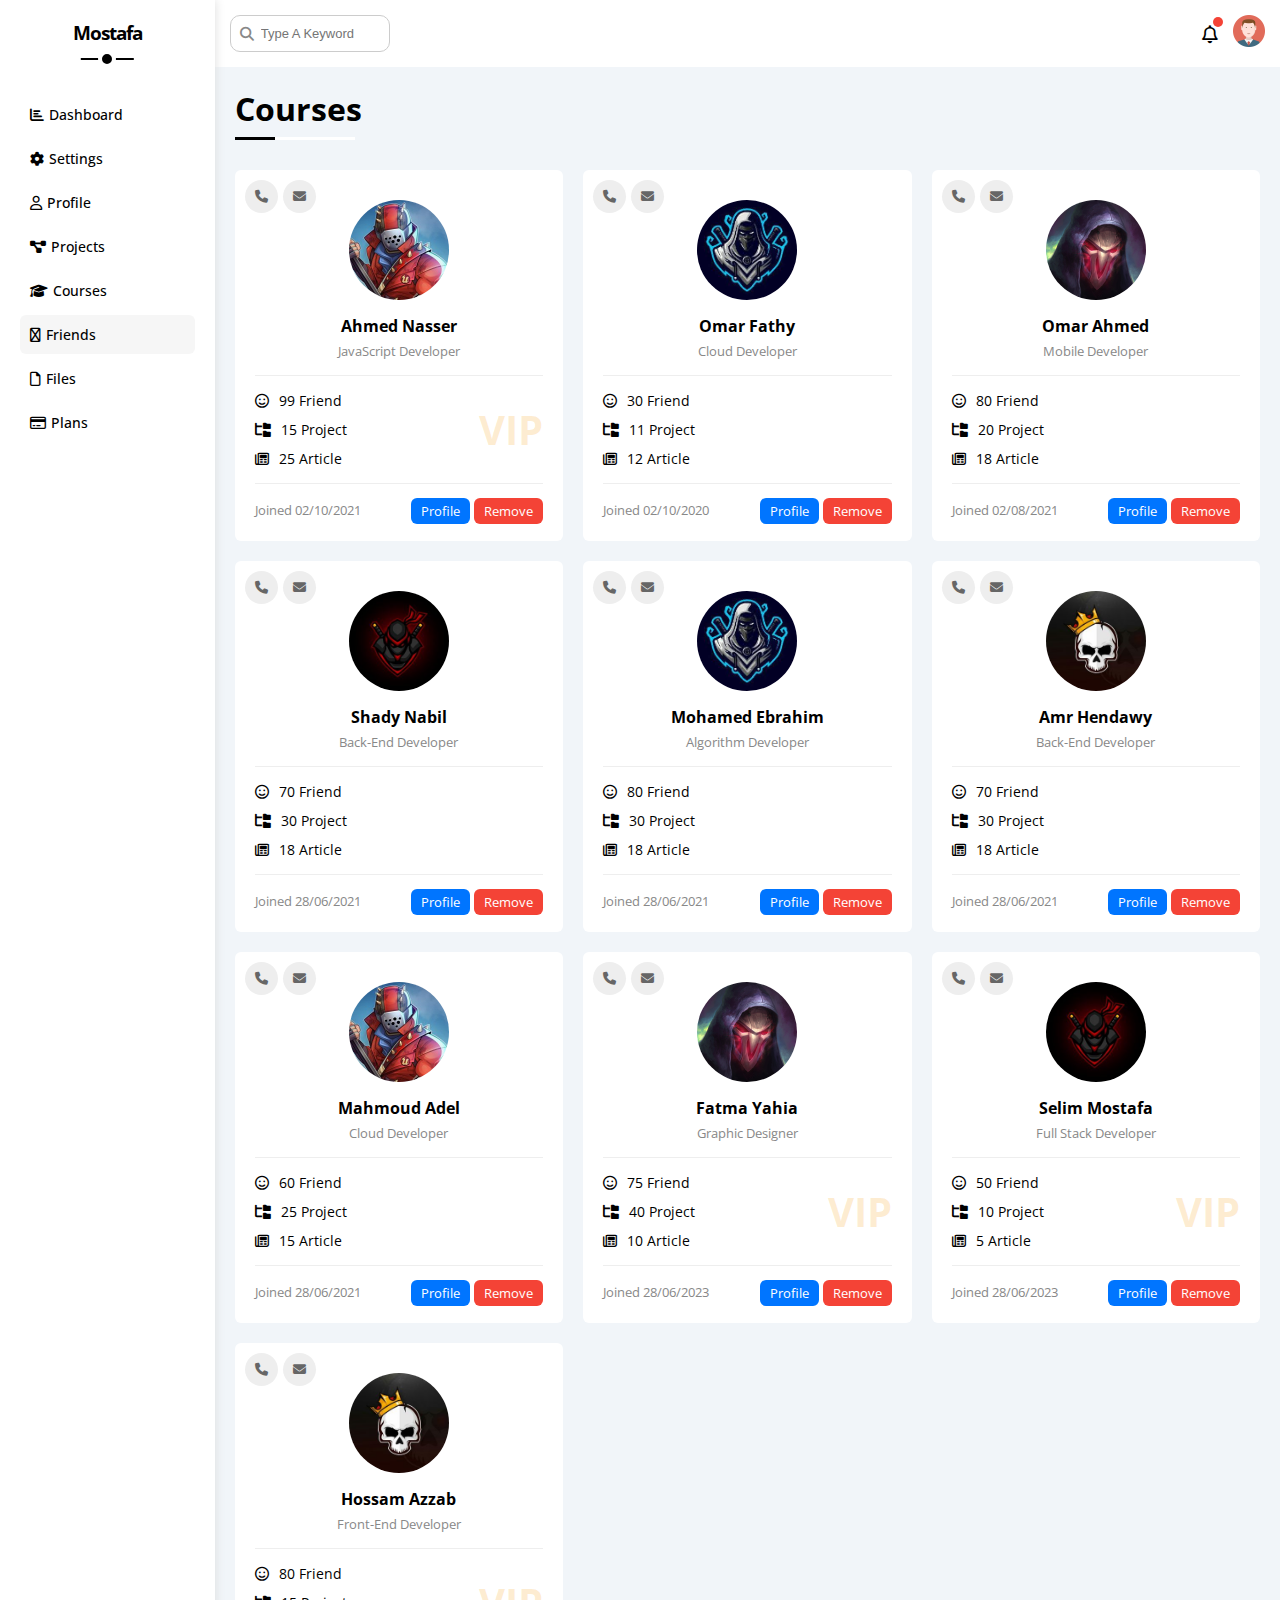
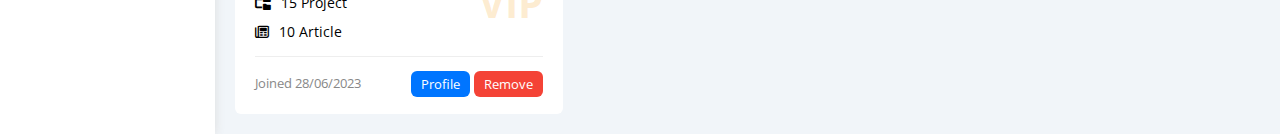
<file: friends.html>
<!DOCTYPE html>
<html lang="en">

<head>
  <meta charset="UTF-8">
  <meta name="viewport" content="width=device-width, initial-scale=1.0">
  <title>Friends</title>
  <!-- Font Awesome Library -->
  <link rel="stylesheet" href="css/all.min.css">
  <!-- <link rel="stylesheet" href="css/normalize.css"> -->
  <link rel="stylesheet" href="css/master.css">
  <!-- Google Fonts -->
  <link rel="preconnect" href="https://fonts.googleapis.com">
  <link rel="preconnect" href="https://fonts.gstatic.com" crossorigin>
  <link href="https://fonts.googleapis.com/css2?family=Open+Sans:wght@300;500&display=swap" rel="stylesheet" />
</head>

<body>
  <div class="page">
    <!-- Start Sidebar -->
    <div class="sidebar">
      <h3>Mostafa</h3>
      <ul>
        <li>
          <a href="index.html">
            <i class="fa-solid fa-chart-bar"></i>
            <span>Dashboard</span>
          </a>
        </li>
        <li>
          <a href="settings.html">
            <i class="fa-solid fa-gear"></i>
            <span>Settings</span>
          </a>
        </li>
        <li>
          <a href="profile.html">
            <i class="fa-regular fa-user"></i>
            <span>Profile</span>
          </a>
        </li>
        <li>
          <a href="projects.html">
            <i class="fa-solid fa-diagram-project"></i>
            <span>Projects</span>
          </a>
        </li>
        <li>
          <a href="courses.html">
            <i class="fa-solid fa-graduation-cap"></i>
            <span>Courses</span>
          </a>
        </li>
        <li>
          <a href="friends.html" class="active">
            <i class="fa-regular fa-user-group"></i>
            <span>Friends</span>
          </a>
        </li>
        <li>
          <a href="files.html">
            <i class="fa-regular fa-file"></i>
            <span>Files</span>
          </a>
        </li>
        <li>
          <a href="plans.html">
            <i class="fa-regular fa-credit-card"></i>
            <span>Plans</span>
          </a>
        </li>
      </ul>
    </div>
    <!-- End Sidebar -->
    <div class="main-body">
      <!-- Start Header -->
      <div class="main-header">
        <form action="#" class="search">
          <i class="fa-solid fa-magnifying-glass"></i>
          <input type="text" name="search" placeholder="Type A Keyword">
        </form>
        <div class="user">
          <i class="fa-regular fa-bell"></i>
          <div class="img-user">
            <img src="imgs/avatar.png" alt="Profile Avatar">
          </div>
        </div>
      </div>
      <!-- End Header -->
      <h1 class="main-title">Courses</h1>
      <div class="wrapper-4">
        <div class="friend-card p-20">
          <div class="card-head">
            <div class="head-icons">
              <i class="fa-solid fa-phone"></i>
              <i class="fa-solid fa-envelope"></i>
            </div>
            <img src="imgs/friend-01.jpg" alt="User Icon">
            <h4>Ahmed Nasser</h4>
            <p>JavaScript Developer</p>
          </div>
          <div class="card-body vip">
            <div class="body-info">
              <span>
                <i class="fa-regular fa-face-smile"></i>
                99 Friend
              </span>
              <span>
                <i class="fa-solid fa-folder-tree"></i>
                15 Project
              </span>
              <span>
                <i class="fa-regular fa-newspaper"></i>
                25 Article
              </span>
            </div>
            <div class="vip">VIP</div>
          </div>
          <div class="card-foot">
            <div class="foot-date">
              Joined 02/10/2021
            </div>
            <div class="foot-buttons">
              <span class="btn-shape">Profile</span>
              <span class="remove btn-shape">Remove</span>
            </div>
          </div>
        </div>
        <div class="friend-card p-20">
          <div class="card-head">
            <div class="head-icons">
              <i class="fa-solid fa-phone"></i>
              <i class="fa-solid fa-envelope"></i>
            </div>
            <img src="imgs/friend-02.jpg" alt="User Icon">
            <h4>Omar Fathy</h4>
            <p>Cloud Developer</p>
          </div>
          <div class="card-body">
            <div class="body-info">
              <span>
                <i class="fa-regular fa-face-smile"></i>
                30 Friend
              </span>
              <span>
                <i class="fa-solid fa-folder-tree"></i>
                11 Project
              </span>
              <span>
                <i class="fa-regular fa-newspaper"></i>
                12 Article
              </span>
            </div>
            <div class="vip">VIP</div>
          </div>
          <div class="card-foot">
            <div class="foot-date">
              Joined 02/10/2020
            </div>
            <div class="foot-buttons">
              <span class="btn-shape">Profile</span>
              <span class="remove btn-shape">Remove</span>
            </div>
          </div>
        </div>
        <div class="friend-card p-20">
          <div class="card-head">
            <div class="head-icons">
              <i class="fa-solid fa-phone"></i>
              <i class="fa-solid fa-envelope"></i>
            </div>
            <img src="imgs/friend-03.jpg" alt="User Icon">
            <h4>Omar Ahmed</h4>
            <p>Mobile Developer</p>
          </div>
          <div class="card-body">
            <div class="body-info">
              <span>
                <i class="fa-regular fa-face-smile"></i>
                80 Friend
              </span>
              <span>
                <i class="fa-solid fa-folder-tree"></i>
                20 Project
              </span>
              <span>
                <i class="fa-regular fa-newspaper"></i>
                18 Article
              </span>
            </div>
            <div class="vip">VIP</div>
          </div>
          <div class="card-foot">
            <div class="foot-date">
              Joined 02/08/2021
            </div>
            <div class="foot-buttons">
              <span class="btn-shape">Profile</span>
              <span class="remove btn-shape">Remove</span>
            </div>
          </div>
        </div>
        <div class="friend-card p-20">
          <div class="card-head">
            <div class="head-icons">
              <i class="fa-solid fa-phone"></i>
              <i class="fa-solid fa-envelope"></i>
            </div>
            <img src="imgs/friend-04.jpg" alt="User Icon">
            <h4>Shady Nabil</h4>
            <p>Back-End Developer</p>
          </div>
          <div class="card-body">
            <div class="body-info">
              <span>
                <i class="fa-regular fa-face-smile"></i>
                70 Friend
              </span>
              <span>
                <i class="fa-solid fa-folder-tree"></i>
                30 Project
              </span>
              <span>
                <i class="fa-regular fa-newspaper"></i>
                18 Article
              </span>
            </div>
            <div class="vip">VIP</div>
          </div>
          <div class="card-foot">
            <div class="foot-date">
              Joined 28/06/2021
            </div>
            <div class="foot-buttons">
              <span class="btn-shape">Profile</span>
              <span class="remove btn-shape">Remove</span>
            </div>
          </div>
        </div>
        <div class="friend-card p-20">
          <div class="card-head">
            <div class="head-icons">
              <i class="fa-solid fa-phone"></i>
              <i class="fa-solid fa-envelope"></i>
            </div>
            <img src="imgs/friend-02.jpg" alt="User Icon">
            <h4>Mohamed Ebrahim</h4>
            <p>Algorithm Developer</p>
          </div>
          <div class="card-body">
            <div class="body-info">
              <span>
                <i class="fa-regular fa-face-smile"></i>
                80 Friend
              </span>
              <span>
                <i class="fa-solid fa-folder-tree"></i>
                30 Project
              </span>
              <span>
                <i class="fa-regular fa-newspaper"></i>
                18 Article
              </span>
            </div>
            <div class="vip">VIP</div>
          </div>
          <div class="card-foot">
            <div class="foot-date">
              Joined 28/06/2021
            </div>
            <div class="foot-buttons">
              <span class="btn-shape">Profile</span>
              <span class="remove btn-shape">Remove</span>
            </div>
          </div>
        </div>
        <div class="friend-card p-20">
          <div class="card-head">
            <div class="head-icons">
              <i class="fa-solid fa-phone"></i>
              <i class="fa-solid fa-envelope"></i>
            </div>
            <img src="imgs/friend-05.jpg" alt="User Icon">
            <h4>Amr Hendawy</h4>
            <p>Back-End Developer</p>
          </div>
          <div class="card-body">
            <div class="body-info">
              <span>
                <i class="fa-regular fa-face-smile"></i>
                70 Friend
              </span>
              <span>
                <i class="fa-solid fa-folder-tree"></i>
                30 Project
              </span>
              <span>
                <i class="fa-regular fa-newspaper"></i>
                18 Article
              </span>
            </div>
            <div class="vip">VIP</div>
          </div>
          <div class="card-foot">
            <div class="foot-date">
              Joined 28/06/2021
            </div>
            <div class="foot-buttons">
              <span class="btn-shape">Profile</span>
              <span class="remove btn-shape">Remove</span>
            </div>
          </div>
        </div>
        <div class="friend-card p-20">
          <div class="card-head">
            <div class="head-icons">
              <i class="fa-solid fa-phone"></i>
              <i class="fa-solid fa-envelope"></i>
            </div>
            <img src="imgs/friend-01.jpg" alt="User Icon">
            <h4>Mahmoud Adel</h4>
            <p>Cloud Developer</p>
          </div>
          <div class="card-body">
            <div class="body-info">
              <span>
                <i class="fa-regular fa-face-smile"></i>
                60 Friend
              </span>
              <span>
                <i class="fa-solid fa-folder-tree"></i>
                25 Project
              </span>
              <span>
                <i class="fa-regular fa-newspaper"></i>
                15 Article
              </span>
            </div>
            <div class="vip">VIP</div>
          </div>
          <div class="card-foot">
            <div class="foot-date">
              Joined 28/06/2021
            </div>
            <div class="foot-buttons">
              <span class="btn-shape">Profile</span>
              <span class="remove btn-shape">Remove</span>
            </div>
          </div>
        </div>
        <div class="friend-card p-20">
          <div class="card-head">
            <div class="head-icons">
              <i class="fa-solid fa-phone"></i>
              <i class="fa-solid fa-envelope"></i>
            </div>
            <img src="imgs/friend-03.jpg" alt="User Icon">
            <h4>Fatma Yahia</h4>
            <p>Graphic Designer</p>
          </div>
          <div class="card-body vip">
            <div class="body-info">
              <span>
                <i class="fa-regular fa-face-smile"></i>
                75 Friend
              </span>
              <span>
                <i class="fa-solid fa-folder-tree"></i>
                40 Project
              </span>
              <span>
                <i class="fa-regular fa-newspaper"></i>
                10 Article
              </span>
            </div>
            <div class="vip">VIP</div>
          </div>
          <div class="card-foot">
            <div class="foot-date">
              Joined 28/06/2023
            </div>
            <div class="foot-buttons">
              <span class="btn-shape">Profile</span>
              <span class="remove btn-shape">Remove</span>
            </div>
          </div>
        </div>
        <div class="friend-card p-20">
          <div class="card-head">
            <div class="head-icons">
              <i class="fa-solid fa-phone"></i>
              <i class="fa-solid fa-envelope"></i>
            </div>
            <img src="imgs/friend-04.jpg" alt="User Icon">
            <h4>Selim Mostafa</h4>
            <p>Full Stack Developer</p>
          </div>
          <div class="card-body vip">
            <div class="body-info">
              <span>
                <i class="fa-regular fa-face-smile"></i>
                50 Friend
              </span>
              <span>
                <i class="fa-solid fa-folder-tree"></i>
                10 Project
              </span>
              <span>
                <i class="fa-regular fa-newspaper"></i>
                5 Article
              </span>
            </div>
            <div class="vip">VIP</div>
          </div>
          <div class="card-foot">
            <div class="foot-date">
              Joined 28/06/2023
            </div>
            <div class="foot-buttons">
              <span class="btn-shape">Profile</span>
              <span class="remove btn-shape">Remove</span>
            </div>
          </div>
        </div>
        <div class="friend-card p-20">
          <div class="card-head">
            <div class="head-icons">
              <i class="fa-solid fa-phone"></i>
              <i class="fa-solid fa-envelope"></i>
            </div>
            <img src="imgs/friend-05.jpg" alt="User Icon">
            <h4>Hossam Azzab</h4>
            <p>Front-End Developer</p>
          </div>
          <div class="card-body vip">
            <div class="body-info">
              <span>
                <i class="fa-regular fa-face-smile"></i>
                80 Friend
              </span>
              <span>
                <i class="fa-solid fa-folder-tree"></i>
                15 Project
              </span>
              <span>
                <i class="fa-regular fa-newspaper"></i>
                10 Article
              </span>
            </div>
            <div class="vip">VIP</div>
          </div>
          <div class="card-foot">
            <div class="foot-date">
              Joined 28/06/2023
            </div>
            <div class="foot-buttons">
              <span class="btn-shape">Profile</span>
              <span class="remove btn-shape">Remove</span>
            </div>
          </div>
        </div>
      </div>
    </div>
  </div>
</body>

</html>
</file>
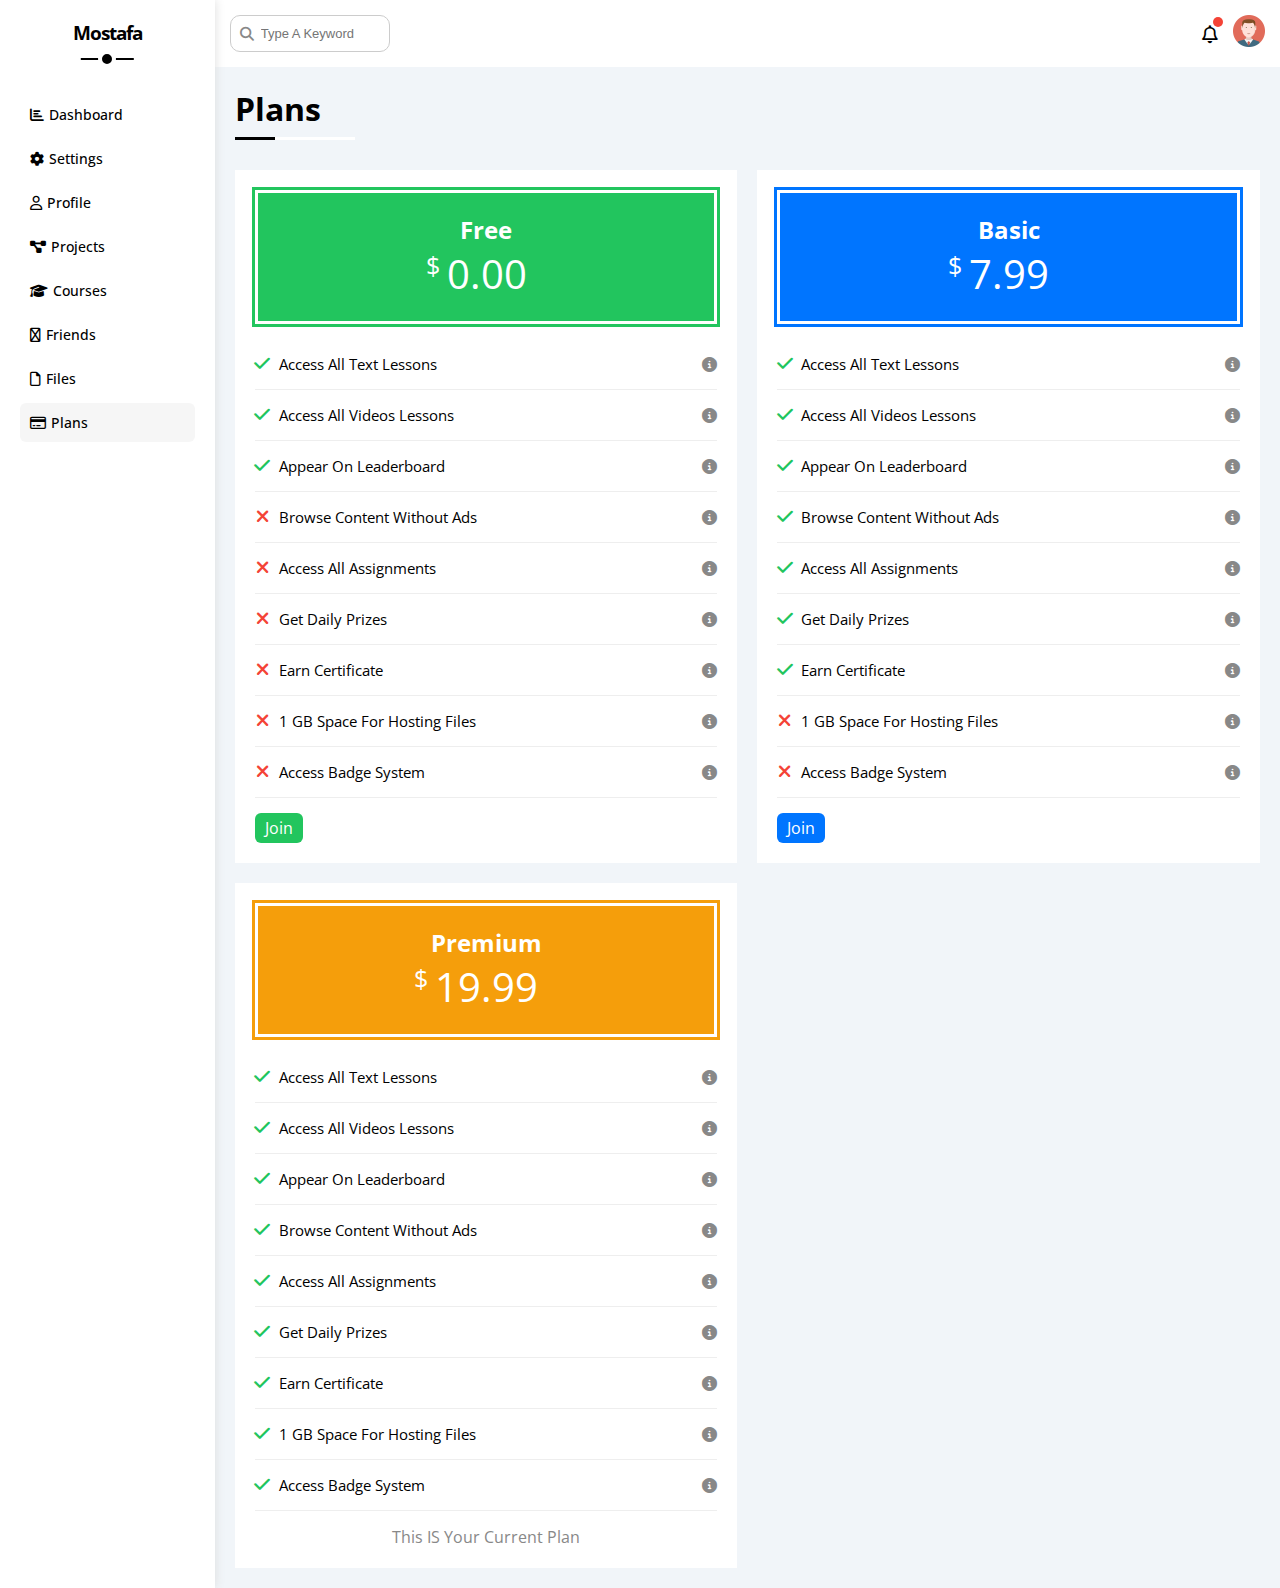
<file: plans.html>
<!DOCTYPE html>
<html lang="en">

<head>
  <meta charset="UTF-8">
  <meta name="viewport" content="width=device-width, initial-scale=1.0">
  <title>Plans</title>
  <!-- Font Awesome Library -->
  <link rel="stylesheet" href="css/all.min.css">
  <!-- <link rel="stylesheet" href="css/normalize.css"> -->
  <link rel="stylesheet" href="css/master.css">
  <!-- Google Fonts -->
  <link rel="preconnect" href="https://fonts.googleapis.com">
  <link rel="preconnect" href="https://fonts.gstatic.com" crossorigin>
  <link href="https://fonts.googleapis.com/css2?family=Open+Sans:wght@300;500&display=swap" rel="stylesheet" />
</head>

<body>
  <div class="page">
    <!-- Start Sidebar -->
    <div class="sidebar">
      <h3>Mostafa</h3>
      <ul>
        <li>
          <a href="index.html">
            <i class="fa-solid fa-chart-bar"></i>
            <span>Dashboard</span>
          </a>
        </li>
        <li>
          <a href="settings.html">
            <i class="fa-solid fa-gear"></i>
            <span>Settings</span>
          </a>
        </li>
        <li>
          <a href="profile.html">
            <i class="fa-regular fa-user"></i>
            <span>Profile</span>
          </a>
        </li>
        <li>
          <a href="projects.html">
            <i class="fa-solid fa-diagram-project"></i>
            <span>Projects</span>
          </a>
        </li>
        <li>
          <a href="courses.html">
            <i class="fa-solid fa-graduation-cap"></i>
            <span>Courses</span>
          </a>
        </li>
        <li>
          <a href="friends.html">
            <i class="fa-regular fa-user-group"></i>
            <span>Friends</span>
          </a>
        </li>
        <li>
          <a href="files.html">
            <i class="fa-regular fa-file"></i>
            <span>Files</span>
          </a>
        </li>
        <li>
          <a href="plans.html" class="active">
            <i class="fa-regular fa-credit-card"></i>
            <span>Plans</span>
          </a>
        </li>
      </ul>
    </div>
    <!-- End Sidebar -->
    <div class="main-body">
      <!-- Start Header -->
      <div class="main-header">
        <form action="#" class="search">
          <i class="fa-solid fa-magnifying-glass"></i>
          <input type="text" name="search" placeholder="Type A Keyword">
        </form>
        <div class="user">
          <i class="fa-regular fa-bell"></i>
          <div class="img-user">
            <img src="imgs/avatar.png" alt="Profile Avatar">
          </div>
        </div>
      </div>
      <!-- End Header -->
      <h1 class="main-title">Plans</h1>
      <div class="wrapper-2">
        <div class="plan">
          <div class="p-header p-free">
            Free
            <span><sup>$</sup>0.00</span>
          </div>
          <div class="p-body">
            <ul>
              <li>
                <i class="fa-solid fa-check"></i>
                Access All Text Lessons
              </li>
              <li>
                <i class="fa-solid fa-check"></i>
                Access All Videos Lessons
              </li>
              <li>
                <i class="fa-solid fa-check"></i>
                Appear On Leaderboard
              </li>
              <li>
                <i class="fa-solid fa-xmark"></i>
                Browse Content Without Ads
              </li>
              <li>
                <i class="fa-solid fa-xmark"></i>
                Access All Assignments
              </li>
              <li>
                <i class="fa-solid fa-xmark"></i>
                Get Daily Prizes
              </li>
              <li>
                <i class="fa-solid fa-xmark"></i>
                Earn Certificate
              </li>
              <li>
                <i class="fa-solid fa-xmark"></i>
                1 GB Space For Hosting Files
              </li>
              <li>
                <i class="fa-solid fa-xmark"></i>
                Access Badge System
              </li>
            </ul>
          </div>
          <div class="p-footer">
            <a href="#" class="btn-shape p-free">Join</a>
          </div>
        </div>
        <div class="plan">
          <div class="p-header p-basic">
            Basic
            <span><sup>$</sup>7.99</span>
          </div>
          <div class="p-body">
            <ul>
              <li>
                <i class="fa-solid fa-check"></i>
                Access All Text Lessons
              </li>
              <li>
                <i class="fa-solid fa-check"></i>
                Access All Videos Lessons
              </li>
              <li>
                <i class="fa-solid fa-check"></i>
                Appear On Leaderboard
              </li>
              <li>
                <i class="fa-solid fa-check"></i>
                Browse Content Without Ads
              </li>
              <li>
                <i class="fa-solid fa-check"></i>
                Access All Assignments
              </li>
              <li>
                <i class="fa-solid fa-check"></i>
                Get Daily Prizes
              </li>
              <li>
                <i class="fa-solid fa-check"></i>
                Earn Certificate
              </li>
              <li>
                <i class="fa-solid fa-xmark"></i>
                1 GB Space For Hosting Files
              </li>
              <li>
                <i class="fa-solid fa-xmark"></i>
                Access Badge System
              </li>
            </ul>
          </div>
          <div class="p-footer">
            <a href="#" class="btn-shape p-basic">Join</a>
          </div>
        </div>
        <div class="plan">
          <div class="p-header p-premium">
            Premium
            <span><sup>$</sup>19.99</span>
          </div>
          <div class="p-body">
            <ul>
              <li>
                <i class="fa-solid fa-check"></i>
                Access All Text Lessons
              </li>
              <li>
                <i class="fa-solid fa-check"></i>
                Access All Videos Lessons
              </li>
              <li>
                <i class="fa-solid fa-check"></i>
                Appear On Leaderboard
              </li>
              <li>
                <i class="fa-solid fa-check"></i>
                Browse Content Without Ads
              </li>
              <li>
                <i class="fa-solid fa-check"></i>
                Access All Assignments
              </li>
              <li>
                <i class="fa-solid fa-check"></i>
                Get Daily Prizes
              </li>
              <li>
                <i class="fa-solid fa-check"></i>
                Earn Certificate
              </li>
              <li>
                <i class="fa-solid fa-check"></i>
                1 GB Space For Hosting Files
              </li>
              <li>
                <i class="fa-solid fa-check"></i>
                Access Badge System
              </li>
            </ul>
          </div>
          <div class="p-footer">
            <p class="p-premium">
              This IS Your Current Plan
            </p>
          </div>
        </div>
      </div>
    </div>
  </div>
</body>

</html>
</file>
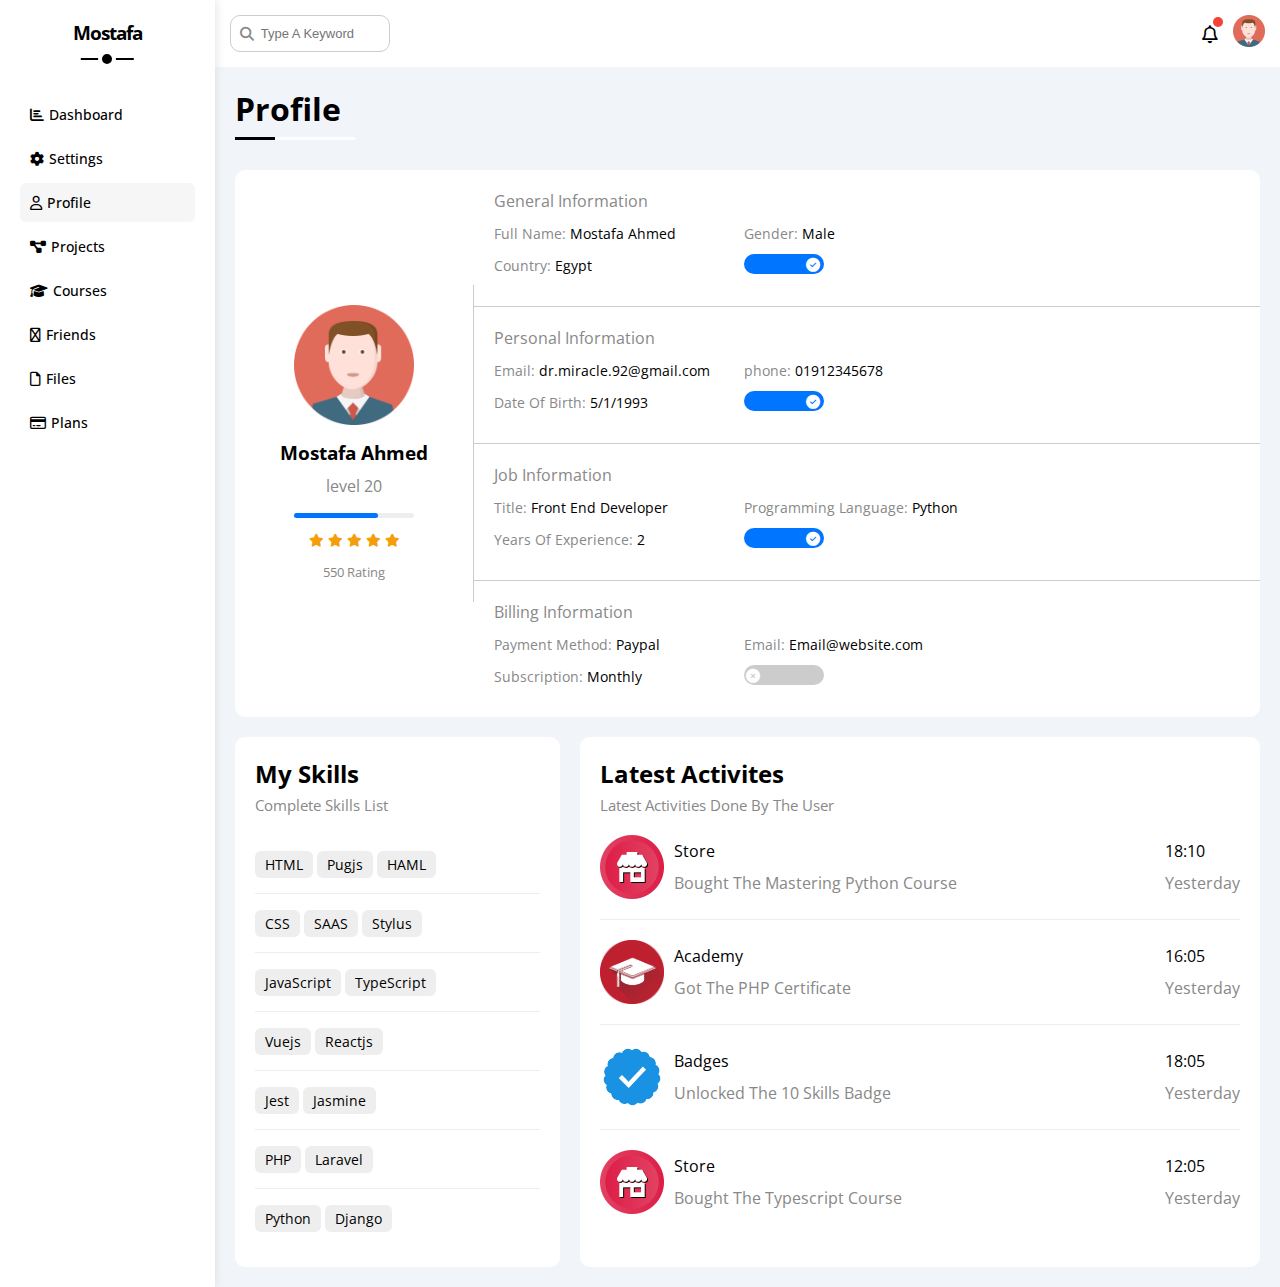
<file: profile.html>
<!DOCTYPE html>
<html lang="en">

<head>
  <meta charset="UTF-8">
  <meta name="viewport" content="width=device-width, initial-scale=1.0">
  <title>Profile</title>
  <!-- Font Awesome Library -->
  <link rel="stylesheet" href="css/all.min.css">
  <!-- <link rel="stylesheet" href="css/normalize.css"> -->
  <link rel="stylesheet" href="css/master.css">
  <!-- Google Fonts -->
  <link rel="preconnect" href="https://fonts.googleapis.com">
  <link rel="preconnect" href="https://fonts.gstatic.com" crossorigin>
  <link href="https://fonts.googleapis.com/css2?family=Open+Sans:wght@300;500&display=swap" rel="stylesheet" />
</head>

<body>
  <div class="page">
    <!-- Start Sidebar -->
    <div class="sidebar">
      <h3>Mostafa</h3>
      <ul>
        <li>
          <a href="index.html">
            <i class="fa-solid fa-chart-bar"></i>
            <span>Dashboard</span>
          </a>
        </li>
        <li>
          <a href="settings.html">
            <i class="fa-solid fa-gear"></i>
            <span>Settings</span>
          </a>
        </li>
        <li>
          <a href="profile.html" class="active">
            <i class="fa-regular fa-user"></i>
            <span>Profile</span>
          </a>
        </li>
        <li>
          <a href="projects.html">
            <i class="fa-solid fa-diagram-project"></i>
            <span>Projects</span>
          </a>
        </li>
        <li>
          <a href="courses.html">
            <i class="fa-solid fa-graduation-cap"></i>
            <span>Courses</span>
          </a>
        </li>
        <li>
          <a href="friends.html">
            <i class="fa-regular fa-user-group"></i>
            <span>Friends</span>
          </a>
        </li>
        <li>
          <a href="files.html">
            <i class="fa-regular fa-file"></i>
            <span>Files</span>
          </a>
        </li>
        <li>
          <a href="plans.html">
            <i class="fa-regular fa-credit-card"></i>
            <span>Plans</span>
          </a>
        </li>
      </ul>
    </div>
    <!-- End Sidebar -->
    <div class="main-body">
      <!-- Start Header -->
      <div class="main-header">
        <form action="#" class="search">
          <i class="fa-solid fa-magnifying-glass"></i>
          <input type="text" name="search" placeholder="Type A Keyword">
        </form>
        <div class="user">
          <i class="fa-regular fa-bell"></i>
          <div class="img-user">
            <img src="imgs/avatar.png" alt="Profile Avatar">
          </div>
        </div>
      </div>
      <!-- End Header -->
      <h1 class="main-title">Profile</h1>
      <div class="profile">
        <div class="user-details">
          <img src="imgs/avatar.png" alt="User Avatar">
          <h3>Mostafa Ahmed</h3>
          <span>level 20</span>
          <div class="progress"></div>
          <div class="stars-icon">
            <i class="fa-solid fa-star"></i>
            <i class="fa-solid fa-star"></i>
            <i class="fa-solid fa-star"></i>
            <i class="fa-solid fa-star"></i>
            <i class="fa-solid fa-star"></i>
          </div>
          <span>550 Rating</span>
        </div>
        <div class="user-info">
          <div class="info-row">
            <h4>General Information</h4>
            <div class="row-detail">
              <span>Full Name:</span>
              <span>Mostafa Ahmed</span>
            </div>
            <div class="row-detail">
              <span>Gender:</span>
              <span>Male</span>
            </div>
            <div class="row-detail">
              <span>Country:</span>
              <span>Egypt</span>
            </div>
            <div class="info-toggle-switch">
              <label>
                <input type="checkbox" checked>
                <div class="profile-control">
                  <i class="fa-solid fa-circle-xmark"></i>
                </div>
              </label>
            </div>
          </div>
          <div class="info-row">
            <h4>Personal Information</h4>
            <div class="row-detail">
              <span>Email:</span>
              <span>dr.miracle.92@gmail.com</span>
            </div>
            <div class="row-detail">
              <span>phone:</span>
              <span>01912345678</span>
            </div>
            <div class="row-detail">
              <span>Date Of Birth:</span>
              <span>5/1/1993</span>
            </div>
            <div class="info-toggle-switch">
              <label>
                <input type="checkbox" checked>
                <div class="profile-control">
                  <i class="fa-solid fa-circle-xmark"></i>
                </div>
              </label>
            </div>
          </div>
          <div class="info-row">
            <h4>Job Information</h4>
            <div class="row-detail">
              <span>Title:</span>
              <span>Front End Developer</span>
            </div>
            <div class="row-detail">
              <span>Programming Language:</span>
              <span>Python</span>
            </div>
            <div class="row-detail">
              <span>Years Of Experience:</span>
              <span>2</span>
            </div>
            <div class="info-toggle-switch">
              <label>
                <input type="checkbox" checked>
                <div class="profile-control">
                  <i class="fa-solid fa-circle-xmark"></i>
                </div>
              </label>
            </div>
          </div>
          <div class="info-row">
            <h4>Billing Information</h4>
            <div class="row-detail">
              <span>Payment Method:</span>
              <span>Paypal</span>
            </div>
            <div class="row-detail">
              <span>Email:</span>
              <span>Email@website.com</span>
            </div>
            <div class="row-detail">
              <span>Subscription:</span>
              <span>Monthly</span>
            </div>
            <div class="info-toggle-switch">
              <label>
                <input type="checkbox">
                <div class="profile-control">
                  <i class="fa-solid fa-circle-xmark"></i>
                </div>
              </label>
            </div>
          </div>
        </div>
      </div>
      <div class="profile-body">
        <div class="my-skills p-20">
          <h2>My Skills</h2>
          <p>Complete Skills List</p>
          <div class="ms-content">
            <div class="ms-row">
              <span>HTML</span>
              <span>Pugjs</span>
              <span>HAML</span>
            </div>
            <div class="ms-row">
              <span>CSS</span>
              <span>SAAS</span>
              <span>Stylus</span>
            </div>
            <div class="ms-row">
              <span>JavaScript</span>
              <span>TypeScript</span>
            </div>
            <div class="ms-row">
              <span>Vuejs</span>
              <span>Reactjs</span>
            </div>
            <div class="ms-row">
              <span>Jest</span>
              <span>Jasmine</span>
            </div>
            <div class="ms-row">
              <span>PHP</span>
              <span>Laravel</span>
            </div>
            <div class="ms-row">
              <span>Python</span>
              <span>Django</span>
            </div>
          </div>
        </div>
        <div class="latest-activities p-20">
          <h2>Latest Activites</h2>
          <p>Latest Activities Done By The User</p>
          <div class="la-content">
            <div class="la-row">
              <img src="imgs/activity-01.png" alt="shop icon">
              <div class="la-body">
                <span>Store</span>
                <span>Bought The Mastering Python Course</span>
              </div>
              <div class="la-time">
                <span>18:10</span>
                <span>Yesterday</span>
              </div>
            </div>
            <div class="la-row">
              <img src="imgs/activity-02.png" alt="Education icon">
              <div class="la-body">
                <span>Academy</span>
                <span>Got The PHP Certificate</span>
              </div>
              <div class="la-time">
                <span>16:05</span>
                <span>Yesterday</span>
              </div>
            </div>
            <div class="la-row">
              <img src="imgs/activity-03.png" alt="Correct icon">
              <div class="la-body">
                <span>Badges</span>
                <span>Unlocked The 10 Skills Badge</span>
              </div>
              <div class="la-time">
                <span>18:05</span>
                <span>Yesterday</span>
              </div>
            </div>
            <div class="la-row">
              <img src="imgs/activity-01.png" alt="Store icon">
              <div class="la-body">
                <span>Store</span>
                <span>Bought The Typescript Course</span>
              </div>
              <div class="la-time">
                <span>12:05</span>
                <span>Yesterday</span>
              </div>
            </div>
          </div>
        </div>
      </div>
    </div>
  </div>
</body>

</html>
</file>
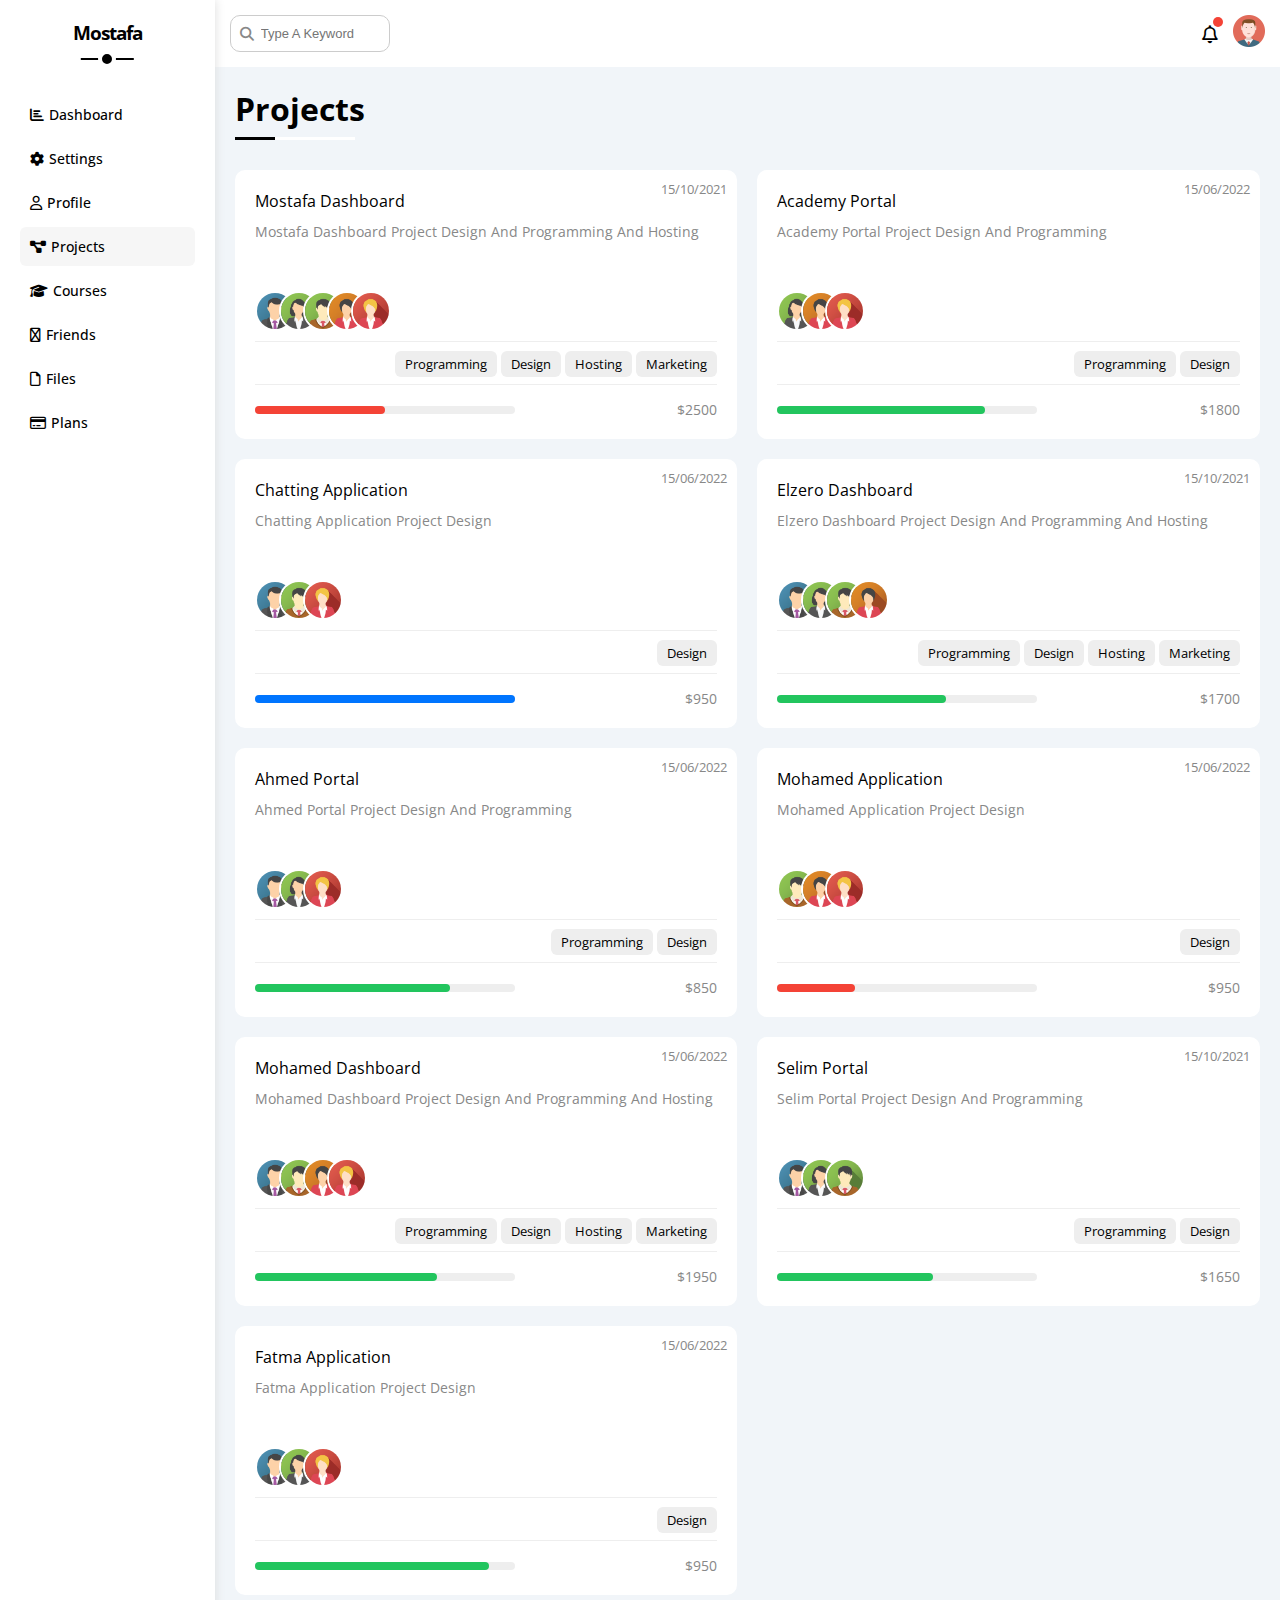
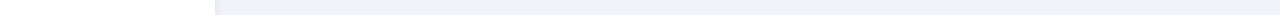
<file: projects.html>
<!DOCTYPE html>
<html lang="en">

<head>
  <meta charset="UTF-8">
  <meta name="viewport" content="width=device-width, initial-scale=1.0">
  <title>Projects</title>
  <!-- Font Awesome Library -->
  <link rel="stylesheet" href="css/all.min.css">
  <!-- <link rel="stylesheet" href="css/normalize.css"> -->
  <link rel="stylesheet" href="css/master.css">
  <!-- Google Fonts -->
  <link rel="preconnect" href="https://fonts.googleapis.com">
  <link rel="preconnect" href="https://fonts.gstatic.com" crossorigin>
  <link href="https://fonts.googleapis.com/css2?family=Open+Sans:wght@300;500&display=swap" rel="stylesheet" />
</head>

<body>
  <div class="page">
    <!-- Start Sidebar -->
    <div class="sidebar">
      <h3>Mostafa</h3>
      <ul>
        <li>
          <a href="index.html">
            <i class="fa-solid fa-chart-bar"></i>
            <span>Dashboard</span>
          </a>
        </li>
        <li>
          <a href="settings.html">
            <i class="fa-solid fa-gear"></i>
            <span>Settings</span>
          </a>
        </li>
        <li>
          <a href="profile.html">
            <i class="fa-regular fa-user"></i>
            <span>Profile</span>
          </a>
        </li>
        <li>
          <a href="projects.html" class="active">
            <i class="fa-solid fa-diagram-project"></i>
            <span>Projects</span>
          </a>
        </li>
        <li>
          <a href="courses.html">
            <i class="fa-solid fa-graduation-cap"></i>
            <span>Courses</span>
          </a>
        </li>
        <li>
          <a href="friends.html">
            <i class="fa-regular fa-user-group"></i>
            <span>Friends</span>
          </a>
        </li>
        <li>
          <a href="files.html">
            <i class="fa-regular fa-file"></i>
            <span>Files</span>
          </a>
        </li>
        <li>
          <a href="plans.html">
            <i class="fa-regular fa-credit-card"></i>
            <span>Plans</span>
          </a>
        </li>
      </ul>
    </div>
    <!-- End Sidebar -->
    <div class="main-body">
      <!-- Start Header -->
      <div class="main-header">
        <form action="#" class="search">
          <i class="fa-solid fa-magnifying-glass"></i>
          <input type="text" name="search" placeholder="Type A Keyword">
        </form>
        <div class="user">
          <i class="fa-regular fa-bell"></i>
          <div class="img-user">
            <img src="imgs/avatar.png" alt="Profile Avatar">
          </div>
        </div>
      </div>
      <!-- End Header -->
      <h1 class="main-title">Projects</h1>
      <div class="wrapper-2">
        <div class="box p-20">
          <span class="header-date">15/10/2021</span>
          <h4>Mostafa Dashboard</h4>
          <p>Mostafa Dashboard Project Design And Programming And Hosting</p>
          <div class="team-avatar">
            <img src="imgs/team-01.png" alt="avatar icon">
            <img src="imgs/team-02.png" alt="avatar icon">
            <img src="imgs/team-03.png" alt="avatar icon">
            <img src="imgs/team-04.png" alt="avatar icon">
            <img src="imgs/team-05.png" alt="avatar icon">
          </div>
          <div class="tags">
            <span>Programming</span>
            <span>Design</span>
            <span>Hosting</span>
            <span>Marketing</span>
          </div>
          <div class="money-progress">
            <div class="progress-bar">
              <span class="red" style="width: 50%;"></span>
            </div>
            <span>$2500</span>
          </div>
        </div>
        <div class="box p-20">
          <span class="header-date">15/06/2022</span>
          <h4>Academy Portal</h4>
          <p>Academy Portal Project Design And Programming</p>
          <div class="team-avatar">
            <img src="imgs/team-02.png" alt="avatar icon">
            <img src="imgs/team-04.png" alt="avatar icon">
            <img src="imgs/team-05.png" alt="avatar icon">
          </div>
          <div class="tags">
            <span>Programming</span>
            <span>Design</span>
          </div>
          <div class="money-progress">
            <div class="progress-bar">
              <span class="green" style="width: 80%;"></span>
            </div>
            <span>$1800</span>
          </div>
        </div>
        <div class="box p-20">
          <span class="header-date">15/06/2022</span>
          <h4>Chatting Application</h4>
          <p>Chatting Application Project Design</p>
          <div class="team-avatar">
            <img src="imgs/team-01.png" alt="avatar icon">
            <img src="imgs/team-03.png" alt="avatar icon">
            <img src="imgs/team-05.png" alt="avatar icon">
          </div>
          <div class="tags">
            <span>Design</span>
          </div>
          <div class="money-progress">
            <div class="progress-bar">
              <span class="blue" style="width: 100%;"></span>
            </div>
            <span>$950</span>
          </div>
        </div>
        <div class="box p-20">
          <span class="header-date">15/10/2021</span>
          <h4>Elzero Dashboard</h4>
          <p>Elzero Dashboard Project Design And Programming And Hosting</p>
          <div class="team-avatar">
            <img src="imgs/team-01.png" alt="avatar icon">
            <img src="imgs/team-02.png" alt="avatar icon">
            <img src="imgs/team-03.png" alt="avatar icon">
            <img src="imgs/team-04.png" alt="avatar icon">
          </div>
          <div class="tags">
            <span>Programming</span>
            <span>Design</span>
            <span>Hosting</span>
            <span>Marketing</span>
          </div>
          <div class="money-progress">
            <div class="progress-bar">
              <span class="green" style="width: 65%;"></span>
            </div>
            <span>$1700</span>
          </div>
        </div>
        <div class="box p-20">
          <span class="header-date">15/06/2022</span>
          <h4>Ahmed Portal</h4>
          <p>Ahmed Portal Project Design And Programming</p>
          <div class="team-avatar">
            <img src="imgs/team-01.png" alt="avatar icon">
            <img src="imgs/team-02.png" alt="avatar icon">
            <img src="imgs/team-05.png" alt="avatar icon">
          </div>
          <div class="tags">
            <span>Programming</span>
            <span>Design</span>
          </div>
          <div class="money-progress">
            <div class="progress-bar">
              <span class="green" style="width: 75%;"></span>
            </div>
            <span>$850</span>
          </div>
        </div>
        <div class="box p-20">
          <span class="header-date">15/06/2022</span>
          <h4>Mohamed Application</h4>
          <p>Mohamed Application Project Design</p>
          <div class="team-avatar">
            <img src="imgs/team-03.png" alt="avatar icon">
            <img src="imgs/team-04.png" alt="avatar icon">
            <img src="imgs/team-05.png" alt="avatar icon">
          </div>
          <div class="tags">
            <span>Design</span>
          </div>
          <div class="money-progress">
            <div class="progress-bar">
              <span class="red" style="width: 30%;"></span>
            </div>
            <span>$950</span>
          </div>
        </div>
        <div class="box p-20">
          <span class="header-date">15/06/2022</span>
          <h4>Mohamed Dashboard</h4>
          <p>Mohamed Dashboard Project Design And Programming And Hosting</p>
          <div class="team-avatar">
            <img src="imgs/team-01.png" alt="avatar icon">
            <img src="imgs/team-03.png" alt="avatar icon">
            <img src="imgs/team-04.png" alt="avatar icon">
            <img src="imgs/team-05.png" alt="avatar icon">
          </div>
          <div class="tags">
            <span>Programming</span>
            <span>Design</span>
            <span>Hosting</span>
            <span>Marketing</span>
          </div>
          <div class="money-progress">
            <div class="progress-bar">
              <span class="green" style="width: 70%;"></span>
            </div>
            <span>$1950</span>
          </div>
        </div>
        <div class="box p-20">
          <span class="header-date">15/10/2021</span>
          <h4>Selim Portal</h4>
          <p>Selim Portal Project Design And Programming</p>
          <div class="team-avatar">
            <img src="imgs/team-01.png" alt="avatar icon">
            <img src="imgs/team-02.png" alt="avatar icon">
            <img src="imgs/team-03.png" alt="avatar icon">
          </div>
          <div class="tags">
            <span>Programming</span>
            <span>Design</span>
          </div>
          <div class="money-progress">
            <div class="progress-bar">
              <span class="green" style="width: 60%;"></span>
            </div>
            <span>$1650</span>
          </div>
        </div>
        <div class="box p-20">
          <span class="header-date">15/06/2022</span>
          <h4>Fatma Application</h4>
          <p>Fatma Application Project Design</p>
          <div class="team-avatar">
            <img src="imgs/team-01.png" alt="avatar icon">
            <img src="imgs/team-02.png" alt="avatar icon">
            <img src="imgs/team-05.png" alt="avatar icon">
          </div>
          <div class="tags">
            <span>Design</span>
          </div>
          <div class="money-progress">
            <div class="progress-bar">
              <span class="green" style="width: 90%;"></span>
            </div>
            <span>$950</span>
          </div>
        </div>
      </div>
    </div>
  </div>
</body>

</html>
</file>
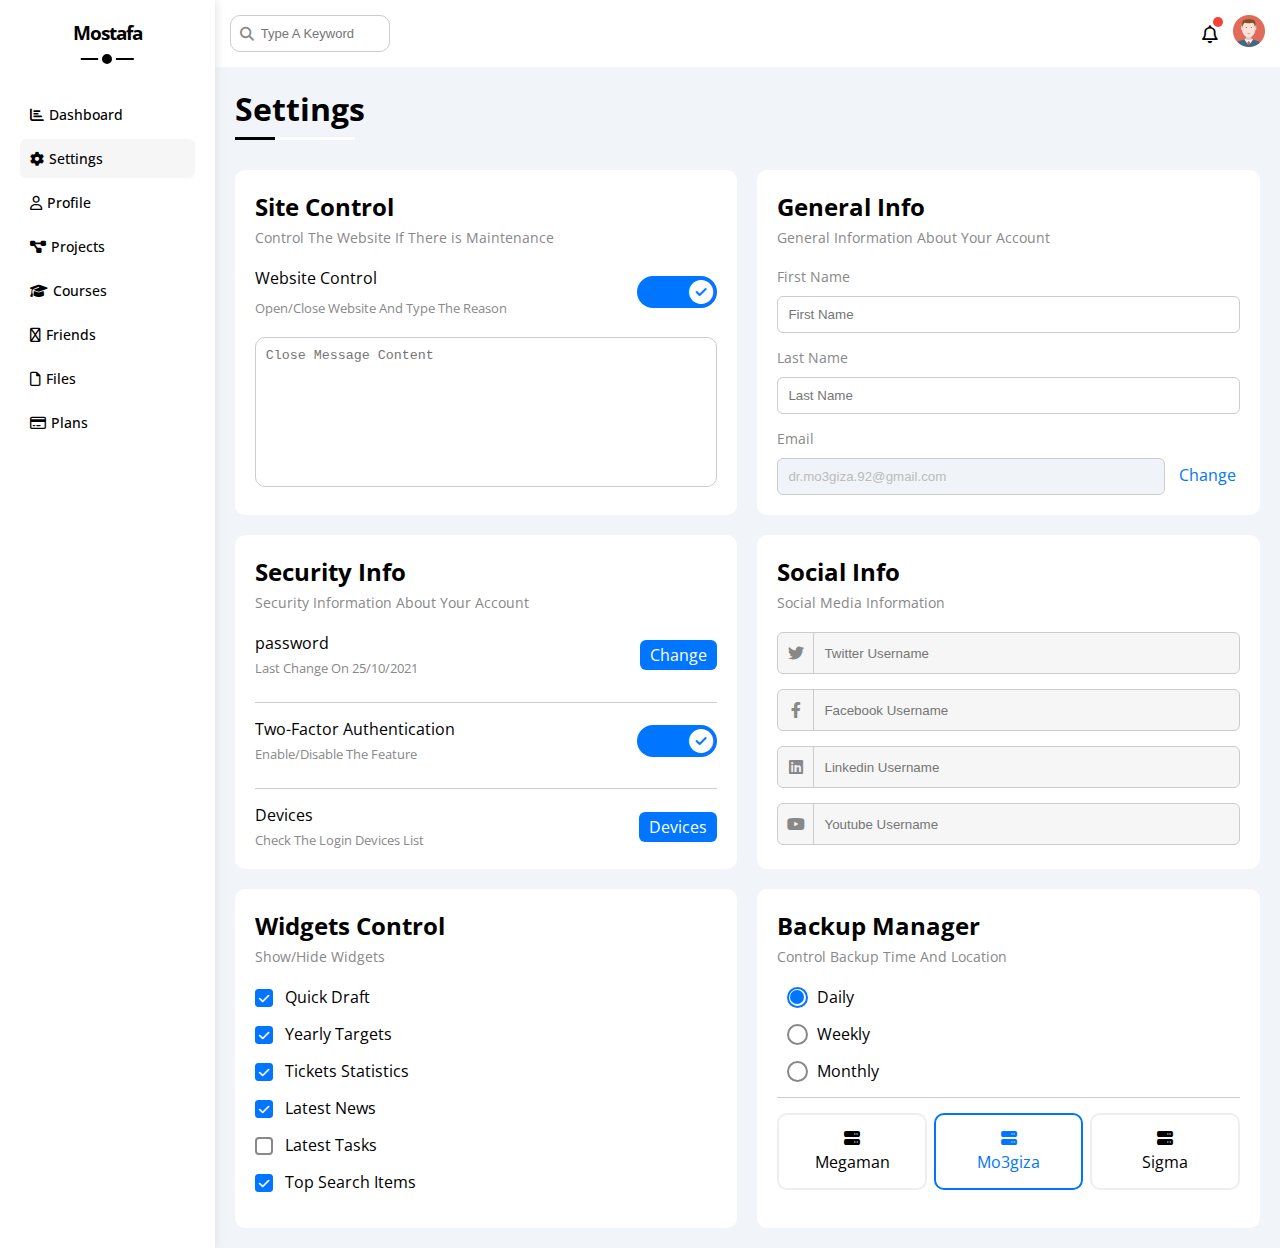
<file: settings.html>
<!DOCTYPE html>
<html lang="en">

<head>
  <meta charset="UTF-8">
  <meta name="viewport" content="width=device-width, initial-scale=1.0">
  <title>Settings</title>
  <!-- Font Awesome Library -->
  <link rel="stylesheet" href="css/all.min.css">
  <!-- <link rel="stylesheet" href="css/normalize.css"> -->
  <link rel="stylesheet" href="css/master.css">
  <!-- Google Fonts -->
  <link rel="preconnect" href="https://fonts.googleapis.com">
  <link rel="preconnect" href="https://fonts.gstatic.com" crossorigin>
  <link href="https://fonts.googleapis.com/css2?family=Open+Sans:wght@300;500&display=swap" rel="stylesheet" />
</head>

<body>
  <div class="page">
    <!-- Start Sidebar -->
    <div class="sidebar">
      <h3>Mostafa</h3>
      <ul>
        <li>
          <a href="index.html">
            <i class="fa-solid fa-chart-bar"></i>
            <span>Dashboard</span>
          </a>
        </li>
        <li>
          <a href="settings.html" class="active">
            <i class="fa-solid fa-gear"></i>
            <span>Settings</span>
          </a>
        </li>
        <li>
          <a href="profile.html">
            <i class="fa-regular fa-user"></i>
            <span>Profile</span>
          </a>
        </li>
        <li>
          <a href="projects.html">
            <i class="fa-solid fa-diagram-project"></i>
            <span>Projects</span>
          </a>
        </li>
        <li>
          <a href="courses.html">
            <i class="fa-solid fa-graduation-cap"></i>
            <span>Courses</span>
          </a>
        </li>
        <li>
          <a href="friends.html">
            <i class="fa-regular fa-user-group"></i>
            <span>Friends</span>
          </a>
        </li>
        <li>
          <a href="files.html">
            <i class="fa-regular fa-file"></i>
            <span>Files</span>
          </a>
        </li>
        <li>
          <a href="plans.html">
            <i class="fa-regular fa-credit-card"></i>
            <span>Plans</span>
          </a>
        </li>
      </ul>
    </div>
    <!-- End Sidebar -->
    <div class="main-body">
      <!-- Start Header -->
      <div class="main-header">
        <form action="#" class="search">
          <i class="fa-solid fa-magnifying-glass"></i>
          <input type="text" name="search" placeholder="Type A Keyword">
        </form>
        <div class="user">
          <i class="fa-regular fa-bell"></i>
          <div class="img-user">
            <img src="imgs/avatar.png" alt="Profile Avatar">
          </div>
        </div>
      </div>
      <!-- End Header -->
      <h1 class="main-title">Settings</h1>
      <div class="wrapper-2">
        <!-- Start Site Control Box -->
        <div class="box p-20">
          <div class="box-name">
            <h2>Site Control</h2>
            <p>Control The Website If There is Maintenance</p>
          </div>
          <div class="sc-content">
            <div class="sc-body">
              <div class="sc-text">
                <h4>Website Control</h4>
                <p>Open/Close Website And Type The Reason</p>
              </div>
              <label class="switch">
                <input type="checkbox" checked>
                <div class="sc-control">
                  <i class="fa-solid fa-circle-xmark"></i>
                </div>
              </label>
            </div>
            <textarea placeholder="Close Message Content"></textarea>
          </div>
          </h2>
        </div>
        <!-- End Site Control Box -->
        <!-- Start General Info Box -->
        <div class="box p-20">
          <div class="box-name">
            <h2>General Info</h2>
            <p>General Information About Your Account</p>
          </div>
          <div class="gi-content">
            <label for="first">First Name</label>
            <input type="text" id="first" placeholder="First Name">
            <label for="first">Last Name</label>
            <input type="text" id="Last" placeholder="Last Name">
            <label for="email">Email</label>
            <input type="email" id="email" value="dr.mo3giza.92@gmail.com" disabled>
            <a href="#" class="change-email">Change</a>
          </div>
        </div>
        <!-- End General Info Box -->
        <!-- Start Security Info Box-->
        <div class="box p-20">
          <div class="box-name">
            <h2>Security Info</h2>
            <p>Security Information About Your Account</p>
          </div>
          <div class="si-content">
            <div class="si-row">
              <div class="si-text">
                <h4>password</h4>
                <p>Last Change On 25/10/2021</p>
              </div>
              <div class="si-control">
                <a href="#" class="btn-shape">Change</a>
              </div>
            </div>
            <div class="si-row">
              <div class="si-text">
                <h4>Two-Factor Authentication</h4>
                <p>Enable/Disable The Feature</p>
              </div>
              <div class="si-control">
                <label class="switch">
                  <input type="checkbox" checked>
                  <div class="sc-control">
                    <i class="fa-solid fa-circle-xmark"></i>
                  </div>
                </label>
              </div>
            </div>
            <div class="si-row">
              <div class="si-text">
                <h4>Devices</h4>
                <p>Check The Login Devices List</p>
              </div>
              <div class="si-control">
                <a href="#" class="btn-shape">Devices</a>
              </div>
            </div>
          </div>
        </div>
        <!-- End Security Info Box -->
        <!-- Start Social Info Box -->
        <div class="box p-20">
          <div class="box-name">
            <h2>Social Info</h2>
            <p>Social Media Information</p>
          </div>
          <div class="soi-content">
            <div class="soi-row">
              <i class="fa-brands fa-twitter"></i>
              <input type="text" placeholder="Twitter Username">
            </div>
            <div class="soi-row">
              <i class="fa-brands fa-facebook-f"></i>
              <input type="text" placeholder="Facebook Username">
            </div>
            <div class="soi-row">
              <i class="fa-brands fa-linkedin"></i>
              <input type="text" placeholder="Linkedin Username">
            </div>
            <div class="soi-row">
              <i class="fa-brands fa-youtube"></i>
              <input type="text" placeholder="Youtube Username">
            </div>
          </div>
        </div>
        <!-- End Social Inf o Box -->
        <!-- Start Widgets Control Box -->
        <div class="box p-20">
          <div class="box-name">
            <h2>Widgets Control</h2>
            <p>Show/Hide Widgets</p>
          </div>
          <div class="wc-content">
            <div class="wc-row">
              <input type="checkbox" id="one" checked>
              <label for="one">Quick Draft</label>
            </div>
            <div class="wc-row">
              <input type="checkbox" id="two" checked>
              <label for="two">Yearly Targets</label>
            </div>
            <div class="wc-row">
              <input type="checkbox" id="three" checked>
              <label for="three">Tickets Statistics</label>
            </div>
            <div class="wc-row">
              <input type="checkbox" id="four" checked>
              <label for="four">Latest News</label>
            </div>
            <div class="wc-row">
              <input type="checkbox" id="five">
              <label for="five">Latest Tasks</label>
            </div>
            <div class="wc-row">
              <input type="checkbox" id="six" checked>
              <label for="six">Top Search Items</label>
            </div>
          </div>
        </div>
        <!-- End Widgets Control Box -->
        <!-- Start Backup Manager Box -->
        <div class="box p-20">
          <div class="box-name">
            <h2>Backup Manager</h2>
            <p>Control Backup Time And Location</p>
          </div>
          <div class="bm-content">
            <div class="bm-body">
              <div class="bm-row">
                <input type="radio" name="bm-radio" id="r-one" checked>
                <label for="r-one">Daily</label>
              </div>
              <div class="bm-row">
                <input type="radio" name="bm-radio" id="r-two">
                <label for="r-two">Weekly</label>
              </div>
              <div class="bm-row">
                <input type="radio" name="bm-radio" id="r-three">
                <label for="r-three">Monthly</label>
              </div>
            </div>
            <div class="bm-foot">
              <input type="radio" name="bm-servers" id="s-one">
              <label class="bm-box" for="s-one">
                <i class="fa-solid fa-server"></i>
                Megaman
              </label>
              <input type="radio" name="bm-servers" id="s-two" checked>
              <label class="bm-box" for="s-two">
                <i class="fa-solid fa-server"></i>
                Mo3giza
              </label>
              <input type="radio" name="bm-servers" id="s-three">
              <label class="bm-box" for="s-three">
                <i class="fa-solid fa-server"></i>
                Sigma
              </label>
            </div>
          </div>
        </div>
        <!-- End Backup Manager Box -->
      </div>
    </div>
  </div>
</body>

</html>
</file>
<file: css/master.css>
/* Start Variables */
:root {
  --main-color: #eee;
  --br-color: #ccc;
  --bt-color: #0075ff;
  --bt-color-alt: #f44336;
  --bt-color-alt-1: #0d69d5;
  --bx-radius-6: 6px;
  --bx-radius-10: 10px;
  --main-transition: 0.3s;
  --dark-grey: #888;
}

/* End Variables */
/* Start Main Component */
h1.main-title {
  margin: 20px 20px 40px 20px;
  position: relative;
}

h1.main-title::before {
  content: '';
  position: absolute;
  bottom: -10px;
  left: 0;
  background-color: white;
  height: 3px;
  width: 120px;
}

h1.main-title::after {
  content: '';
  position: absolute;
  bottom: -10px;
  left: 0;
  background-color: black;
  height: 3px;
  width: 40px;
}

.container {
  margin: 0 20px;
}

@media (max-width: 767px) {
  .container {
    margin: 0 10px;
  }
}

.wrapper-2 {
  display: grid;
  grid-template-columns: repeat(auto-fill, minmax(450px, 1fr));
  gap: 20px;
  margin: 0 20px 20px 20px;
}

@media (max-width: 767px) {
  .wrapper-2 {
    grid-template-columns: minmax(200px, 1fr);
    gap: 10px;
    margin: 0 10px 10px 10px;
  }
}

.wrapper-4 {
  display: grid;
  grid-template-columns: repeat(auto-fill, minmax(250px, 1fr));
  gap: 20px;
  margin: 0 20px 20px 20px;
}

@media (max-width: 767px) {
  .wrapper-4 {
    grid-template-columns: minmax(200px, 1fr);
    gap: 10px;
    margin: 0 10px 10px 10px;
  }
}

.wrapper-4-small {
  display: grid;
  grid-template-columns: repeat(auto-fill, minmax(200px, 1fr));
  gap: 20px;
  margin: 0 0 20px;
}

.btn-shape {
  border-radius: 6px;
  padding: 4px 10px;
  color: white;
  background-color: #0075ff;
  font-size: 13px;
  border: none;
}

.p-20 {
  padding: 20px;
}

.box-name p:first-of-type {
  color: var(--dark-grey);
  margin-top: 5px;
}

/* End Main Component */
/* Start Globa Rules */
* {
  box-sizing: border-box;
  -webkit-box-sizing: border-box;
  -moz-box-sizing: border-box;
  margin: 0;
  padding: 0;
}

html {
  scroll-behavior: smooth;
}

body {
  font-family: 'Open Sans', sans-serif;
  background-color: #f1f5f9;
}

ul {
  list-style: none;
}

a {
  text-decoration: none;
}

::-webkit-scrollbar {
  width: 15px;
}

::-webkit-scrollbar-track {
  background-color: white;
}

::-webkit-scrollbar-thumb {
  background-color: var(--bt-color);
  transition: var(--main-transition);
}

::-webkit-scrollbar-thumb:hover {
  background-color: var(--bt-color-alt-1);
}

/* End Globa Rules */
.page {
  display: flex;
}

/* Start Sidebar */
.page .sidebar {
  position: relative;
  background-color: white;
  width: 250px;
  min-height: 100vh;
  padding: 20px;
  box-shadow: 0 0 10px 0 #ddd
}

@media (max-width: 767px) {
  .page .sidebar {
    width: 60px;
    padding: 10px;
  }
}

.page .sidebar h3 {
  text-align: center;
  letter-spacing: -1px;
  position: relative;
}

@media (max-width: 767px) {
  .page .sidebar h3 {
    font-size: 12px;
  }
}

.page .sidebar h3::before {
  content: '';
  position: absolute;
  bottom: -15px;
  left: 50%;
  transform: translateX(-50%);
  height: 2px;
  width: 30%;
  background-color: black;
}

.page .sidebar h3::after {
  content: '';
  position: absolute;
  bottom: -23px;
  left: 50%;
  transform: translateX(-50%);
  height: 10px;
  width: 10px;
  border: 4px solid white;
  border-radius: 50%;
  background-color: black;
}

@media (max-width: 767px) {

  .page .sidebar h3::before,
  .page .sidebar h3::after {
    display: none;
  }
}

.page .sidebar ul {
  margin-top: 50px;
}

@media (max-width: 767px) {
  .page .sidebar ul {
    margin-top: 15px;
  }
}

.page .sidebar ul li a {
  display: flex;
  align-items: center;
  padding: 10px;
  background-color: white;
  margin-bottom: 5px;
  border-radius: var(--bx-radius);
  color: black;
  transition: var(--main-transition);
}

@media (max-width: 767px) {
  .page .sidebar ul li a {
    justify-content: center;
  }
}

.page .sidebar ul li a.active,
.page .sidebar ul li a:hover {
  background-color: #f6f6f6;
  border-radius: var(--bx-radius-6);
}

.page .sidebar ul li a i {
  font-size: 14px;
}

.page .sidebar ul li a span {
  font-size: 14px;
  margin-left: 5px;
  font-weight: 500;
}

@media (max-width: 767px) {
  .page .sidebar ul li a span {
    display: none;
  }
}

/* End Sidebar */

/* Start Main Header */
.page .main-body {
  overflow: hidden;
  width: 100%;
}

.page .main-body .main-header {
  background-color: white;
  display: flex;
  justify-content: space-between;
  align-items: center;
  padding: 15px;
}

.page .main-body .main-header .search {
  position: relative;
}

.page .main-body .main-header .search i {
  position: absolute;
  top: 50%;
  transform: translateY(-50%);
  left: 10px;
  color: #888;
  font-size: 14px;
}

.page .main-body .main-header .search input {
  font-size: 13px;
  padding: 10px 10px 10px 30px;
  border: 1px solid var(--br-color);
  border-radius: var(--bx-radius-10);
  width: 160px;
  transition: var(--main-transition);
}

.page .main-body .main-header .search input:focus {
  outline: none;
  width: 200px;
}

.page .main-body .main-header .search input:focus::placeholder {
  opacity: 0;
}

.page .main-body .main-header .user {
  display: flex;
  align-items: center;
  gap: 15px;
}

.page .main-body .main-header .user i {
  font-size: 18px;
  position: relative;
}

.page .main-body .main-header .user i:after {
  content: '';
  position: absolute;
  top: -8px;
  right: -5px;
  background-color: var(--bt-color-alt);
  width: 10px;
  height: 10px;
  border-radius: 50%;
}

.page .main-body .main-header .user img {
  max-width: 100%;
  width: 32px;
  height: 32px;
}

/* End Main Header */
/* Start Page Body */

/* Start Welcome Box */
.page .main-body .wrapper-2 .box {
  background-color: white;
  border-radius: var(--bx-radius-10);
  overflow: hidden;
  position: relative;
}

.page .main-body .wrapper-2 .box .header {
  padding: 20px;
  background-color: var(--main-color);
  display: flex;
  justify-content: space-between;
}

@media (max-width:767px) {
  .page .main-body .wrapper-2 .box .header {
    padding: 20px 20px 30px;
    position: relative;
  }

  .page .main-body .wrapper-2 .box .header .box-name p:first-of-type {
    margin-bottom: 15px;
  }
}

.page .main-body .wrapper-2 .box .header img {
  width: 200px;
}

@media (max-width:767px) {
  .page .main-body .wrapper-2 .box .header img {
    display: none;
  }
}

.page .main-body .wrapper-2 .box img.avatar {
  width: 64px;
  height: 64px;
  margin-top: -32px;
  margin-left: 20px;
  border-radius: 50%;
  border: 4px solid white;
}

@media (max-width:767px) {
  .page .main-body .wrapper-2 .box img.avatar {
    position: absolute;
    left: 50%;
    transform: translateX(-50%);
  }
}

.page .main-body .wrapper-2 .box .box-content {
  display: flex;
  justify-content: space-evenly;
  border-top: 1px solid var(--main-color);
  border-bottom: 1px solid var(--main-color);
  padding: 20px;
  margin: 20px 0;
}

@media (max-width:767px) {
  .page .main-body .wrapper-2 .box .box-content {
    margin: 40px 0 20px;
    flex-direction: column;
  }
}

.page .main-body .wrapper-2 .box .box-content div {
  text-align: center;
}

@media (max-width:767px) {
  .page .main-body .wrapper-2 .box .box-content div {
    margin-bottom: 20px;
  }
}

.page .main-body .wrapper-2 .box .box-content div span {
  display: block;
  font-size: 14px;
  color: var(--dark-grey);
  margin-top: 10px;
}

.page .main-body .wrapper-2 .box>a {
  display: block;
  width: fit-content;
  margin: 0 15px 15px auto;
  transition: var(--main-transition);
}

.page .main-body .wrapper-2 .box>a:hover {
  background-color: var(--bt-color-alt-1);
}

/* End Welcome Box */
/* Start Quick Draft Box */
.page .main-body .wrapper-2 .box form.q-draft {
  margin-top: 20px;
}

.page .main-body .wrapper-2 .box form.q-draft input[type="text"],
.page .main-body .wrapper-2 .box form.q-draft textarea {
  display: block;
  border: none;
  background-color: var(--main-color);
  margin-bottom: 20px;
  width: 100%;
  border-radius: var(--bx-radius-6);
  padding: 10px;
}

.page .main-body .wrapper-2 .box form.q-draft textarea {
  resize: none;
  height: 180px;
}

.page .main-body .wrapper-2 .box form.q-draft input[type="submit"] {
  display: block;
  margin-left: auto;
  transition: var(--main-transition);
}

.page .main-body .wrapper-2 .box form.q-draft input[type="submit"]:hover {
  background-color: var(--bt-color-alt-1);
  cursor: pointer;
}

/* End Quick Draft Box */
/* Start Yearly Targets Box */
.page .main-body .wrapper-2 .box .yt-content {
  margin: 20px 0 0;
}

.page .main-body .wrapper-2 .box .yt-content .target {
  display: flex;
  align-items: center;
  gap: 20px;
  margin-bottom: 20px;
}

.page .main-body .wrapper-2 .box .yt-content .target i {
  width: 80px;
  height: 80px;
  display: flex;
  justify-content: center;
  align-items: center;
  font-size: 22px;
}

.page .main-body .wrapper-2 .box .yt-content .target i.money {
  background-color: #cce3ff;
  color: #0075ff;
}

.page .main-body .wrapper-2 .box .yt-content .target i.projects {
  background-color: #fdecce;
  color: #f59e0b;
}

.page .main-body .wrapper-2 .box .yt-content .target i.team {
  background-color: #d3f3df;
  color: #22c55e;
}

.page .main-body .wrapper-2 .box .yt-content .target>div {
  flex: 1;
}

.page .main-body .wrapper-2 .box .yt-content .target span:first-of-type {
  display: block;
  color: var(--dark-grey);
  font-size: 14px;
  position: relative;
}

.page .main-body .wrapper-2 .box .yt-content .target span:last-of-type {
  display: block;
  font-weight: bold;
  margin-top: 5px;
  position: relative;
}

.page .main-body .wrapper-2 .box .yt-content .target .yt-prog-money {
  background-color: #cce3ff;
}

.page .main-body .wrapper-2 .box .yt-content .target .yt-prog-projects {
  background-color: #fdecce;
}

.page .main-body .wrapper-2 .box .yt-content .target .yt-prog-team {
  background-color: #d3f3df;
}

.page .main-body .wrapper-2 .box .yt-content .target span.yt-bar {
  height: 4px;
  margin-top: 10px;
}

.page .main-body .wrapper-2 .box .yt-content .target .yt-bar.money {
  background-color: #0075ff;
}

.page .main-body .wrapper-2 .box .yt-content .target .yt-bar.money::before {
  content: attr(data-percent);
  position: absolute;
  top: -35px;
  right: -15px;
  background-color: #0075ff;
  color: white;
  font-weight: normal;
  padding: 2px 4px;
  border-radius: var(--bx-radius-6);
}

.page .main-body .wrapper-2 .box .yt-content .target .yt-bar.money::after {
  content: '';
  position: absolute;
  top: -12px;
  right: -3px;
  width: 0;
  height: 0;
  border: 6px solid;
  border-color: #0075ff transparent transparent transparent;
}

.page .main-body .wrapper-2 .box .yt-content .target .yt-bar.projects {
  background-color: #f59e0b;
}

.page .main-body .wrapper-2 .box .yt-content .target .yt-bar.yt-bar.projects::before {
  content: attr(data-percent);
  position: absolute;
  top: -35px;
  right: -15px;
  background-color: #f59e0b;
  color: white;
  font-weight: normal;
  padding: 2px 4px;
  border-radius: var(--bx-radius-6);
}

.page .main-body .wrapper-2 .box .yt-content .target .yt-bar.yt-bar.projects::after {
  content: '';
  position: absolute;
  top: -12px;
  right: -3px;
  width: 0;
  height: 0;
  border: 6px solid;
  border-color: #f59e0b transparent transparent transparent;
}

.page .main-body .wrapper-2 .box .yt-content .target .yt-bar.team {
  background-color: #22c55e;
}

.page .main-body .wrapper-2 .box .yt-content .target .yt-bar.team::before {
  content: attr(data-percent);
  position: absolute;
  top: -35px;
  right: -15px;
  background-color: #22c55e;
  color: white;
  font-weight: normal;
  padding: 2px 4px;
  border-radius: var(--bx-radius-6);
}

.page .main-body .wrapper-2 .box .yt-content .target .yt-bar.team::after {
  content: '';
  position: absolute;
  top: -12px;
  right: -3px;
  width: 0;
  height: 0;
  border: 6px solid;
  border-color: #22c55e transparent transparent transparent;
}

/* End Yearly Targets Box */
/* Start Tickets Statistics */
.page .main-body .wrapper-2 .box .ts-content {
  display: flex;
  flex-wrap: wrap;
  gap: 20px;
  margin: 20px 0;
}

@media (max-width: 767px) {
  .page .main-body .wrapper-2 .box .ts-content {
    flex-direction: column;
  }
}

.page .main-body .wrapper-2 .box .ts-content .ts-box {
  flex-basis: calc(50% - 10px);
  padding: 20px;
  border: 1px solid var(--br-color);
  border-radius: var(--bx-radius-10);
  text-align: center;
}

.page .main-body .wrapper-2 .box .ts-content i {
  font-size: 26px;
}

.page .main-body .wrapper-2 .box .ts-content i.total {
  color: #f59e0b;
}

.page .main-body .wrapper-2 .box .ts-content i.pending {
  color: #0075ff;
}

.page .main-body .wrapper-2 .box .ts-content i.closed {
  color: #22c55e;
}

.page .main-body .wrapper-2 .box .ts-content i.deleted {
  color: var(--bt-color-alt);
}

.page .main-body .wrapper-2 .box .ts-content span:first-of-type {
  display: block;
  font-weight: bold;
  font-size: 25px;
  margin: 10px 0 5px 0;
}

.page .main-body .wrapper-2 .box .ts-content span:last-of-type {
  display: block;
  color: var(--dark-grey);
  font-size: 13px;
}

/* End Tickets Statistics */
/* Start Latest News */
.page .main-body .wrapper-2 .box .ln-content {
  margin-top: 20px;
}

.page .main-body .wrapper-2 .box .ln-content .ln-box {
  display: flex;
  align-items: center;
}

@media (max-width: 767px) {
  .page .main-body .wrapper-2 .box .ln-content .ln-box {
    flex-direction: column;
  }
}

.page .main-body .wrapper-2 .box .ln-content .ln-box:not(:last-child) {
  border-bottom: 1px solid var(--main-color);
  padding-bottom: 20px;
  margin-bottom: 20px;
}

.page .main-body .wrapper-2 .box .ln-content .ln-box img {
  width: 100px;
  margin-right: 15px;
  border-radius: var(--bx-radius-10);
}

@media (max-width: 767px) {
  .page .main-body .wrapper-2 .box .ln-content .ln-box img {
    margin-right: 0;
  }
}

.page .main-body .wrapper-2 .box .ln-content .ln-box .ln-body {
  flex: 1;
}

@media (max-width: 767px) {
  .page .main-body .wrapper-2 .box .ln-content .ln-box .ln-body {
    text-align: center;
  }
}

.page .main-body .wrapper-2 .box .ln-content .ln-box .ln-body>h3 {
  font-size: 16px;
}

@media (max-width: 767px) {
  .page .main-body .wrapper-2 .box .ln-content .ln-box .ln-body>h3 {
    margin: 5px 0;
  }
}

.page .main-body .wrapper-2 .box .ln-content .ln-box .ln-body>p {
  font-size: 14px;
  color: var(--dark-grey);
}

@media (max-width: 767px) {
  .page .main-body .wrapper-2 .box .ln-content .ln-box .ln-body>p {
    margin-bottom: 5px;
  }
}

.page .main-body .wrapper-2 .box .ln-content .ln-box p.days {
  background-color: var(--main-color);
  color: black;
}

/* End Latest News */
/* Start Latest Tasks */
.page .main-body .wrapper-2 .box .lt-content {
  margin-top: 20px;
}

.page .main-body .wrapper-2 .box .lt-content .lt-box {
  display: flex;
  justify-content: space-between;
  align-items: center;
}

.page .main-body .wrapper-2 .box .lt-content .lt-box i {
  transition: var(--main-transition);
  cursor: pointer;
}

.page .main-body .wrapper-2 .box .lt-content .lt-box i:hover {
  color: var(--bt-color-alt);
}

.page .main-body .wrapper-2 .box .lt-content .lt-box.task-done {
  text-decoration: line-through;
  opacity: 30%;
}

.page .main-body .wrapper-2 .box .lt-content .lt-box:not(:last-child) {
  margin-bottom: 15px;
  padding-bottom: 15px;
  border-bottom: 1px solid var(--main-color);
}

.page .main-body .wrapper-2 .box .lt-content .lt-box div>h3 {
  font-size: 16px;
  margin-bottom: 4px;
}

.page .main-body .wrapper-2 .box .lt-content .lt-box div>p {
  font-size: 14px;
  color: var(--dark-grey);
}

/* End Latest Tasks */
/* Start Top Search Items */
.page .main-body .wrapper-2 .box .tsi-content {
  margin-top: 20px;
}

.page .main-body .wrapper-2 .box .tsi-content .tsi-box {
  display: flex;
  justify-content: space-between;
  align-items: center;
}

.page .main-body .wrapper-2 .box .tsi-content .tsi-box.tsi-body {
  padding: 15px 0;
}

.page .main-body .wrapper-2 .box .tsi-content .tsi-box.tsi-header {
  color: var(--dark-grey);
  margin-bottom: 10px;
}

.page .main-body .wrapper-2 .box .tsi-content .tsi-box.tsi-body span:Last-of-type {
  display: block;
  font-size: 13px;
  background-color: var(--main-color);
  padding: 4px 10px;
  border-radius: var(--bx-radius-6);
}

/* End Top Search Items */
/* Start Latest Uploads */
.page .main-body .wrapper-2 .box .lu-content {
  margin-top: 20px;
}

.page .main-body .wrapper-2 .box .lu-content .lu-box {
  display: flex;
  align-items: center;
  gap: 10px;
}

.page .main-body .wrapper-2 .box .lu-content .lu-box:not(:last-child) {
  padding-bottom: 10px;
  margin-bottom: 10px;
  border-bottom: 1px solid var(--main-color);
}

.page .main-body .wrapper-2 .box .lu-content .lu-box img {
  width: 40px;
  max-width: 100%;
}

.page .main-body .wrapper-2 .box .lu-content .lu-box .lu-body {
  width: 100%;
  display: flex;
  align-items: center;
  justify-content: space-between;
}

.page .main-body .wrapper-2 .box .lu-content .lu-box .lu-body .lu-sp-body span:first-of-type {
  display: block;
  margin-bottom: 2px;
}

.page .main-body .wrapper-2 .box .lu-content .lu-box .lu-body .lu-sp-body span:last-of-type {
  display: block;
  font-size: 15px;
  color: var(--dark-grey);
}

.page .main-body .wrapper-2 .box .lu-content .lu-box .lu-body span.lu-btn {
  display: block;
  font-size: 13px;
  background-color: var(--main-color);
  padding: 4px 10px;
  border-radius: var(--bx-radius-6);
}

/* End Latest Uploads */
/* Start Last Project Progress */
.page .main-body .wrapper-2 .box .lpp-content .lpp-box {
  display: flex;
  align-items: center;
  gap: 15px;
  margin-top: 25px;
}

.page .main-body .wrapper-2 .box .lpp-content .lpp-box .circle {
  background-color: var(--bt-color);
  width: 23px;
  height: 23px;
  border: 2px solid white;
  outline: 2px solid var(--bt-color);
  border-radius: 50%;
  position: relative;
}

.page .main-body .wrapper-2 .box .lpp-content .lpp-box .circle:not(.circle.last)::before {
  content: '';
  position: absolute;
  top: 22px;
  left: 50%;
  transform: translateX(-50%);
  background-color: var(--bt-color);
  width: 2px;
  height: 25px;
}

/* Start Current Task Animation */
@keyframes fade {

  0%,
  100% {
    background-color: white;
  }

  50% {
    background-color: var(--bt-color);
  }
}

/* End Current Task Animation */
.page .main-body .wrapper-2 .box .lpp-content .lpp-box .circle.current-task {
  animation: fade 1.5s infinite ease-in;
}

.page .main-body .wrapper-2 .box .lpp-content .lpp-box .circle.remaining-task {
  background-color: white;
}

.page .main-body .wrapper-2 .box .lpp-content~img.lpp-img {
  position: absolute;
  bottom: 0;
  right: 0;
  width: 160px;
  opacity: 10%;
}

/* End Last Project Progress */
/* Start Reminders */
.page .main-body .wrapper-2 .box .r-content {
  margin-top: 25px;
}

.page .main-body .wrapper-2 .box .r-content .r-box {
  margin: 15px 0 0 30px;
  padding-left: 15px;
  border-left: 2px solid white;
  position: relative;
}

.page .main-body .wrapper-2 .box .r-content .r-box.r-blue {
  border-color: #0075ff;
}

.page .main-body .wrapper-2 .box .r-content .r-box.r-green {
  border-color: #22c55e;
}

.page .main-body .wrapper-2 .box .r-content .r-box.r-orange {
  border-color: #f59e0b;
}

.page .main-body .wrapper-2 .box .r-content .r-box.r-red {
  border-color: #f44336;
}

.page .main-body .wrapper-2 .box .r-content .r-box::before {
  content: '';
  position: absolute;
  left: -30px;
  top: 50%;
  transform: translateY(-50%);
  width: 15px;
  height: 15px;
  border-radius: 50%;
  background-color: white;
}

.page .main-body .wrapper-2 .box .r-content .r-box.r-blue::before {
  background-color: #0075ff;
}

.page .main-body .wrapper-2 .box .r-content .r-box.r-green::before {
  background-color: #22c55e;
}

.page .main-body .wrapper-2 .box .r-content .r-box.r-orange::before {
  background-color: #f59e0b;
}

.page .main-body .wrapper-2 .box .r-content .r-box.r-red::before {
  background-color: #f44336;
}

.page .main-body .wrapper-2 .box .r-content .r-box>h3 {
  font-size: 14px;
  margin-bottom: 5px;
}

.page .main-body .wrapper-2 .box .r-content .r-box>p {
  font-size: 13px;
  color: var(--dark-grey);
}

/* End Reminders */
/* Start Last Post */
.page .main-body .wrapper-2 .box .lp-content {
  margin-top: 20px;
}

.page .main-body .wrapper-2 .box .lp-content .lp-head {
  display: flex;
  align-items: center;
  gap: 15px;
}

.page .main-body .wrapper-2 .box .lp-content .lp-head>img {
  width: 48px;
}

.page .main-body .wrapper-2 .box .lp-content .lp-head .lp-name>h3 {
  font-size: 16px;
  margin-bottom: 5px;
}

.page .main-body .wrapper-2 .box .lp-content .lp-head .lp-name>p {
  color: var(--dark-grey);
}

.page .main-body .wrapper-2 .box .lp-content .lp-body>p {
  padding: 20px 0;
  margin: 20px 0;
  border-bottom: 1px solid var(--main-color);
  border-top: 1px solid var(--main-color);
  line-height: 1.8;
  min-height: 140px;
}

@media (max-width: 767px) {
  .page .main-body .wrapper-2 .box .lp-content .lp-body>p {
    text-align: center;
  }
}

.page .main-body .wrapper-2 .box .lp-content .lp-foot {
  display: flex;
  justify-content: space-between;
  align-items: center;
  color: var(--dark-grey);
}

/* End Last Post */
/* Start Social Media Stats */
.page .main-body .wrapper-2 .box .sms-content {
  margin-top: 20px;
}

.page .main-body .wrapper-2 .box .sms-content .sms-box {
  display: flex;
  margin-bottom: 10px;
}

.page .main-body .wrapper-2 .box .sms-content .sms-box i {
  width: 52px;
  background-color: white;
  display: flex;
  align-items: center;
  justify-content: center;
  color: white;
  font-size: 30px;
  transition: var(--main-transition);
}

.page .main-body .wrapper-2 .box .sms-content .sms-box i:hover {
  transform: rotate(5deg);
}

.page .main-body .wrapper-2 .box .sms-content .sms-box i.twitter {
  background-color: #1da1f2;
}

.page .main-body .wrapper-2 .box .sms-content .sms-box i.facebook {
  background-color: #1877f2;
}

.page .main-body .wrapper-2 .box .sms-content .sms-box i.youtube {
  background-color: #ff0000;
}

.page .main-body .wrapper-2 .box .sms-content .sms-box i.linkedin {
  background-color: #0a66c2;
}

.page .main-body .wrapper-2 .box .sms-content .sms-box .sms-body {
  display: flex;
  justify-content: space-between;
  align-items: center;
  padding: 15px;
  flex: 1;
}

.page .main-body .wrapper-2 .box .sms-content .sms-box .sms-body.twitter {
  background-color: #d2ecfc;
}

.page .main-body .wrapper-2 .box .sms-content .sms-box .sms-body.facebook {
  background-color: #d1e4fc;
}

.page .main-body .wrapper-2 .box .sms-content .sms-box .sms-body.youtube {
  background-color: #ffcccc;
}

.page .main-body .wrapper-2 .box .sms-content .sms-box .sms-body.linkedin {
  background-color: #cce4f0;
}

.page .main-body .wrapper-2 .box .sms-content .sms-box .sms-body span:first-of-type {
  display: block;
}

.page .main-body .wrapper-2 .box .sms-content .sms-box .sms-body.twitter span:first-of-type {
  color: #1da1f2;
}

.page .main-body .wrapper-2 .box .sms-content .sms-box .sms-body.facebook span:first-of-type {
  color: #1da1f2;
}

.page .main-body .wrapper-2 .box .sms-content .sms-box .sms-body.youtube span:first-of-type {
  color: #ff0000;
}

.page .main-body .wrapper-2 .box .sms-content .sms-box .sms-body.linkedin span:first-of-type {
  color: #0077b5;
}

.page .main-body .wrapper-2 .box .sms-content .sms-box .sms-body span:last-of-type {
  display: block;
  font-size: 13px;
  color: white;
  padding: 4px 10px;
  border-radius: var(--bx-radius-6);
  cursor: pointer;
}

.page .main-body .wrapper-2 .box .sms-content .sms-box .sms-body.twitter span:last-of-type {
  background-color: #1da1f2;
}

.page .main-body .wrapper-2 .box .sms-content .sms-box .sms-body.facebook span:last-of-type {
  background-color: #1877f2;
}

.page .main-body .wrapper-2 .box .sms-content .sms-box .sms-body.youtube span:last-of-type {
  background-color: #ff0000;
}

.page .main-body .wrapper-2 .box .sms-content .sms-box .sms-body.linkedin span:last-of-type {
  background-color: #0a66c2;
}

/* End Social Media Stats */
/* Start Projects Table */
.page .main-body .projects-table {
  background-color: white;
  margin: 0 20px 20px;
  border-radius: var(--bx-radius-10);
  padding: 20px;
}

@media (max-width: 767px) {
  .page .main-body .projects-table {
    margin: 0 10px 10px;
  }
}

.page .main-body .projects-table .responsive-table {
  overflow-x: auto;
}

.page .main-body .projects-table table {
  margin-top: 20px;
  border-spacing: 0;
  width: 100%;
  text-align: center;
  min-width: 1000px;
}

.page .main-body .projects-table table tr {
  transition: var(--main-transition);
}

.page .main-body .projects-table table tr:not(:first-of-type):hover {
  background-color: var(--main-color);
}

.page .main-body .projects-table table tr.header {
  background-color: var(--br-color);
}

.page .main-body .projects-table table tr th,
.page .main-body .projects-table table tr td {
  padding: 15px;
  font-size: 15px;
  border-left: 1px solid var(--main-color);
  border-bottom: 1px solid var(--main-color);
}

.page .main-body .projects-table table tr td:last-child {
  border-right: 1px solid var(--main-color);
}

.page .main-body .projects-table table tr td img {
  width: 32px;
  height: 32px;
  border-radius: 50%;
  border: 1px solid white;
}

.page .main-body .projects-table table tr td img:nth-child(2),
.page .main-body .projects-table table tr td img:nth-child(3),
.page .main-body .projects-table table tr td img:nth-child(4) {
  margin-left: -20px;
}

.page .main-body .projects-table table tr td span {
  padding: 4px 10px;
  font-size: 13px;
  color: white;
  border-radius: var(--bx-radius-6);
}

.page .main-body .projects-table table tr td span.pending {
  background-color: #f59e0b;
}

.page .main-body .projects-table table tr td span.complete {
  background-color: #22c55e;
}

.page .main-body .projects-table table tr td span.in-progress {
  background-color: #0075ff;
}

.page .main-body .projects-table table tr td span.rejected {
  background-color: #f44336;
}

/* End Projects Table */

/* End Page Body */

/* Start Settings Page */
/* Start Site Control */
.page .main-body .wrapper-2 .box .sc-content {
  margin-top: 20px;
}

.page .main-body .wrapper-2 .box .sc-content .sc-body {
  display: flex;
  justify-content: space-between;
  align-items: center;
  margin-bottom: 20px;
}

.page .main-body .wrapper-2 .box .sc-content .sc-body .sc-text>h4 {
  font-weight: normal;
}

.page .main-body .wrapper-2 .box .sc-content .sc-body .sc-text>p {
  font-size: 13px;
  color: var(--dark-grey);
  margin-top: 5px;
}

.page .main-body .wrapper-2 .box label.switch input[type="checkbox"] {
  display: none;
}

.page .main-body .wrapper-2 .box label.switch input[type="checkbox"]:checked+.sc-control {
  background-color: var(--bt-color);
}

.page .main-body .wrapper-2 .box label.switch input[type="checkbox"]:checked+.sc-control i {
  left: 52px;
}

.page .main-body .wrapper-2 .box label.switch input[type="checkbox"]:checked+.sc-control i::before {
  content: '\f058';
}

.page .main-body .wrapper-2 .box .sc-control {
  background-color: var(--br-color);
  width: 80px;
  height: 32px;
  border-radius: 25px;
  position: relative;
  display: flex;
  justify-content: end;
  align-items: center;
  transition: var(--main-transition);
  cursor: pointer;
}

.page .main-body .wrapper-2 .box .sc-control i {
  color: white;
  font-size: 24px;
  position: absolute;
  left: 4px;
  transition: var(--main-transition);
}

.page .main-body .wrapper-2 .box .sc-content textarea {
  width: 100%;
  height: 150px;
  resize: none;
  border-radius: var(--bx-radius-10);
  padding: 10px;
  border-color: var(--br-color);
}

.page .main-body .wrapper-2 .box .sc-content textarea:focus {
  outline: none;
}

/* End Site Control */
/* Start General Info */
.page .main-body .wrapper-2 .box .gi-content {
  margin-top: 20px;
}

.page .main-body .wrapper-2 .box .gi-content label {
  display: block;
  color: var(--dark-grey);
  font-size: 14px;
  margin-bottom: 10px;
}

.page .main-body .wrapper-2 .box .gi-content input:not(input[type="email"]) {
  width: 100%;
  padding: 10px;
  border: 1px solid var(--br-color);
  border-radius: var(--bx-radius-6);
  margin-bottom: 15px;
}

.page .main-body .wrapper-2 .box .gi-content input[type="email"] {
  display: inline-flex;
  width: calc(100% - 75px);
  padding: 10px;
  border-radius: var(--bx-radius-6);
  border: 1px solid var(--br-color);
  background-color: #f0f4f8;
  color: #bbb;
  margin-right: 10px;
}

.page .main-body .wrapper-2 .box .gi-content input:focus {
  outline: none;
}

.page .main-body .wrapper-2 .box .gi-content a.change-email {
  color: var(--bt-color);
}

/* End General Info */
/* Start Security Info */
.page .main-body .wrapper-2 .box .si-content {
  margin-top: 20px;
}

.page .main-body .wrapper-2 .box .si-content .si-row {
  display: flex;
  justify-content: space-between;
  align-items: center;
}

.page .main-body .wrapper-2 .box .si-content .si-row:not(:last-of-type) {
  border-bottom: 1px solid var(--br-color);
  padding-bottom: 25px;
  margin-bottom: 15px;
}

.page .main-body .wrapper-2 .box .si-content .si-row .si-text>h4 {
  font-weight: normal;
  margin-bottom: 5px;
}

.page .main-body .wrapper-2 .box .si-content .si-row .si-text>p {
  font-size: 13px;
  color: var(--dark-grey);
}

.page .main-body .wrapper-2 .box .si-content .si-row .si-control>a {
  display: block;
  font-size: 16px;
}

.page .main-body .wrapper-2 .box .si-content .si-row .si-control>a:hover {
  background-color: var(--bt-color-alt-1);
}

/* End Security Info */
/* Start Social Info */
.page .main-body .wrapper-2 .box .soi-content {
  margin-top: 20px;
}

.page .main-body .wrapper-2 .box .soi-content .soi-row {
  background-color: #f6f6f6;
  border-radius: var(--bx-radius-6);
  border: 1px solid var(--br-color);
  display: flex;
  align-items: center;
}

.page .main-body .wrapper-2 .box .soi-content .soi-row:not(:last-of-type) {
  margin-bottom: 15px;
}

.page .main-body .wrapper-2 .box .soi-content .soi-row:focus-within i {
  color: black;
}

.page .main-body .wrapper-2 .box .soi-content .soi-row>input:focus {
  outline: none;
}

.page .main-body .wrapper-2 .box .soi-content .soi-row>i {
  display: flex;
  justify-content: center;
  align-items: center;
  color: var(--dark-grey);
  border-right: 1px solid var(--br-color);
  height: 40px;
  width: 40px;
  transition: var(--main-transition);
}

.page .main-body .wrapper-2 .box .soi-content .soi-row>input {
  height: 40px;
  border: none;
  background: transparent;
  width: 100%;
  margin-left: 10px;
}

/* End Social Info */
/* Start Widgets Control */
.page .main-body .wrapper-2 .box .wc-content {
  margin-top: 20px;
}

.page .main-body .wrapper-2 .box .wc-content .wc-row {
  margin-bottom: 15px;
  display: flex;
  align-items: center;
}

.page .main-body .wrapper-2 .box .wc-content .wc-row>input {
  display: none;
}

.page .main-body .wrapper-2 .box .wc-content .wc-row>input:checked+label:after {
  transform: scale(1) rotate(-360deg);
}


.page .main-body .wrapper-2 .box .wc-content .wc-row>label {
  position: relative;
  padding-left: 30px;
}

.page .main-body .wrapper-2 .box .wc-content .wc-row>label::before {
  content: '';
  position: absolute;
  top: 15%;
  left: 0px;
  width: 14px;
  height: 14px;
  border: 2px solid var(--dark-grey);
  border-radius: 4px;
  cursor: pointer;
  transition: var(--main-transition);
}

.page .main-body .wrapper-2 .box .wc-content .wc-row>label:hover::before {
  border-color: var(--bt-color-alt-1);
}

.page .main-body .wrapper-2 .box .wc-content .wc-row>label::after {
  content: '\f00c';
  font-family: "font awesome 6 free";
  font-weight: 900;
  position: absolute;
  top: 15%;
  left: 0;
  width: 18px;
  height: 18px;
  font-size: 12px;
  background-color: var(--bt-color);
  color: white;
  border-radius: 4px;
  display: flex;
  justify-content: center;
  align-items: center;
  transform: scale(0);
  cursor: pointer;
  transition: var(--main-transition);
}

/* End Widgets Control */
/* Start Backup Manager */
.page .main-body .wrapper-2 .box .bm-content {
  margin-top: 20px;
}

.page .main-body .wrapper-2 .box .bm-content .bm-body {
  border-bottom: 1px solid var(--br-color);
}

.page .main-body .wrapper-2 .box .bm-content .bm-body .bm-row {
  margin-bottom: 15px;
}

.page .main-body .wrapper-2 .box .bm-content .bm-body .bm-row>input {
  display: none;
}

.page .main-body .wrapper-2 .box .bm-content .bm-body .bm-row>input[type="radio"]:checked+label::before {
  border-color: var(--bt-color);
}

.page .main-body .wrapper-2 .box .bm-content .bm-body .bm-row>input[type="radio"]:checked+label::after {
  transform: scale(1);
}

.page .main-body .wrapper-2 .box .bm-content .bm-body .bm-row>label {
  padding-left: 40px;
  position: relative;
}

.page .main-body .wrapper-2 .box .bm-content .bm-body .bm-row>label::before {
  content: '';
  position: absolute;
  top: 1px;
  left: 10px;
  width: 17px;
  height: 17px;
  border: 2px solid var(--dark-grey);
  border-radius: 50%;
  cursor: pointer;
  transition: var(--main-transition);
}

.page .main-body .wrapper-2 .box .bm-content .bm-body .bm-row>label::after {
  content: '';
  position: absolute;
  top: 4px;
  left: 13px;
  width: 14px;
  height: 14px;
  border-radius: 50%;
  background-color: var(--bt-color);
  transform: scale(0);
  cursor: pointer;
  transition: var(--main-transition);
}

.page .main-body .wrapper-2 .box .bm-content .bm-foot {
  margin-top: 15px;
  display: flex;
  justify-content: space-between;
  align-items: center;
  gap: 7px;
}

.page .main-body .wrapper-2 .box .bm-content .bm-foot>input {
  display: none;
}

.page .main-body .wrapper-2 .box .bm-content .bm-foot>input:checked+.bm-box {
  color: var(--bt-color);
  border-color: var(--bt-color);
}

.page .main-body .wrapper-2 .box .bm-content .bm-foot .bm-box {
  border: 2px solid var(--main-color);
  border-radius: var(--bx-radius-10);
  width: calc(100%/3);
  padding: 15px;
  display: flex;
  align-items: center;
  justify-content: center;
  flex-direction: column;
  cursor: pointer;
  transition: var(--main-transition);
}

.page .main-body .wrapper-2 .box .bm-content .bm-foot .bm-box>i {
  margin-bottom: 5px;
}

/* End Backup Manager */

/* End Settings Page */

/* Start Profile Page */
/* Start Profile Card */
.page .main-body .profile {
  background-color: white;
  margin-left: 20px;
  margin-right: 20px;
  border-radius: var(--bx-radius-10);
  display: flex;
  align-items: center;
}

@media (max-width: 767px) {
  .page .main-body .profile {
    flex-direction: column;
  }
}

.page .main-body .profile .user-details {
  width: 300px;
  text-align: center;
  padding: 20px;
  border-right: 1px solid var(--br-color);
}

.page .main-body .profile .user-details>img {
  width: 120px;
  height: 120px;
  margin-bottom: 10px;
}

.page .main-body .profile .user-details span:nth-of-type(1) {
  display: block;
  margin: 10px 0 16px;
  color: var(--dark-grey);
}

.page .main-body .profile .user-details .progress {
  background-color: var(--main-color);
  width: 60%;
  height: 5px;
  border-radius: var(--bx-radius-10);
  margin: 0 auto;
  position: relative;
}

.page .main-body .profile .user-details .progress:before {
  content: '';
  position: absolute;
  top: 0;
  left: 0;
  background-color: var(--bt-color);
  width: 70%;
  height: 5px;
  border-radius: var(--bx-radius-10);
}

.page .main-body .profile .user-details .stars-icon {
  margin: 10px 0;
}

.page .main-body .profile .user-details .stars-icon i {
  color: #f59e0b;
  font-size: 13px;
}

.page .main-body .profile .user-details span:nth-of-type(2) {
  color: var(--dark-grey);
  font-size: 13px;
}

.page .main-body .profile .user-info {
  width: 100%;
}

.page .main-body .profile .user-info .info-row {
  display: flex;
  flex-wrap: wrap;
  padding: 20px;
  transition: var(--main-transition);
}

@media (max-width: 767px) {
  .page .main-body .profile .user-info .info-row {
    text-align: center;
  }
}

.page .main-body .profile .user-info .info-row:hover {
  background-color: #eeeeeead;
}

.page .main-body .profile .user-info .info-row:not(:last-of-type) {
  border-bottom: 1px solid var(--br-color);
}

.page .main-body .profile .user-info .info-row>h4 {
  width: 100%;
  color: var(--dark-grey);
  font-weight: normal;
  margin-bottom: 10px;
}

.page .main-body .profile .user-info .info-row .row-detail {
  width: 250px;
  margin-bottom: 10px;
}

.page .main-body .profile .user-info .info-row .row-detail span:first-of-type {
  color: var(--dark-grey);
  font-size: 14px;
}

.page .main-body .profile .user-info .info-row .row-detail span:last-of-type {
  font-size: 14px;
}

@media (max-width: 767px) {
  .page .main-body .profile .user-info .info-row .info-toggle-switch {
    margin: 0 auto;
  }
}

.page .main-body .profile .user-info .info-row .info-toggle-switch>label input {
  display: none;
}

.page .main-body .profile .user-info .info-row .info-toggle-switch>label input:checked+.profile-control {
  background-color: var(--bt-color);
}

.page .main-body .profile .user-info .info-row .info-toggle-switch>label input:checked+.profile-control i {
  left: 62px;
}

.page .main-body .profile .user-info .info-row .info-toggle-switch>label input:checked+.profile-control i:before {
  content: '\f058';
}

.page .main-body .profile .user-info .info-row .info-toggle-switch>label .profile-control {
  width: 80px;
  height: 20px;
  border-radius: 25px;
  background-color: var(--br-color);
  transition: var(--main-transition);
  position: relative;
  cursor: pointer;
}

.page .main-body .profile .user-info .info-row .info-toggle-switch>label .profile-control i {
  color: white;
  font-size: 14px;
  position: absolute;
  left: 2px;
  top: 55%;
  transform: translatey(-50%);
  transition: var(--main-transition);
}

/* End Profile Card */
/* Start My Skills Card */
.page .main-body .profile-body {
  margin: 20px;
  display: flex;
  gap: 20px;
}

@media (max-width: 767px) {
  .page .main-body .profile-body {
    flex-direction: column;
  }
}

.page .main-body .profile-body .my-skills {
  background-color: white;
  border-radius: var(--bx-radius-10);
  flex-grow: 1;
}

.page .main-body .profile-body .my-skills>h2 {
  margin-bottom: 5px;
}

.page .main-body .profile-body .my-skills>p {
  color: var(--dark-grey);
  margin-bottom: 20px;
  font-size: 15px;
}

.page .main-body .profile-body .my-skills .ms-content .ms-row {
  padding: 18px 0;
}

@media (max-width: 767px) {
  .page .main-body .profile-body .my-skills .ms-content .ms-row {
    text-align: center;
  }
}

.page .main-body .profile-body .my-skills .ms-content .ms-row:not(:last-of-type) {
  border-bottom: 1px solid var(--main-color);
}

.page .main-body .profile-body .my-skills .ms-content .ms-row span {
  background-color: var(--main-color);
  padding: 4px 10px;
  border-radius: var(--bx-radius-6);
  font-size: 14px;
}

/* End My Skills Card */
/* Start Latest Activities */
.page .main-body .profile-body .latest-activities {
  flex-grow: 2;
  background-color: white;
  border-radius: var(--bx-radius-10);
}

.page .main-body .profile-body .latest-activities>h2 {
  margin-bottom: 5px;
}

.page .main-body .profile-body .latest-activities>p {
  color: var(--dark-grey);
  margin-bottom: 20px;
  font-size: 15px;
}

.page .main-body .profile-body .latest-activities .la-content .la-row {
  display: flex;
  align-items: center;
}

@media (max-width: 767px) {
  .page .main-body .profile-body .latest-activities .la-content .la-row {
    flex-direction: column;
    text-align: center;
  }
}

.page .main-body .profile-body .latest-activities .la-content .la-row:first-of-type {
  padding-bottom: 20px;
}

.page .main-body .profile-body .latest-activities .la-content .la-row:not(:first-of-type) {
  padding: 20px 0;
  border-top: 1px solid var(--main-color);
}

.page .main-body .profile-body .latest-activities .la-content .la-row>img {
  width: 64px;
  height: 64px;
  margin-right: 10px;
}

.page .main-body .profile-body .latest-activities .la-content .la-row .la-body {
  flex: 1;
}

@media (max-width: 767px) {

  .page .main-body .profile-body .latest-activities .la-content .la-row>img,
  .page .main-body .profile-body .latest-activities .la-content .la-row .la-body {
    margin: 0 0 15px;
  }
}

.page .main-body .profile-body .latest-activities .la-content .la-row .la-body span:first-of-type {
  display: block;
  margin-bottom: 10px;
}

.page .main-body .profile-body .latest-activities .la-content .la-row .la-body span:last-of-type {
  display: block;
  color: var(--dark-grey);
}

.page .main-body .profile-body .latest-activities .la-content .la-row .la-time span:first-of-type {
  display: block;
  margin-bottom: 10px;
}

.page .main-body .profile-body .latest-activities .la-content .la-row .la-time span:last-of-type {
  display: block;
  color: var(--dark-grey);
}

/* End Latest Activities */
/* End Profile Page */

/* Start Projects Page */
.page .main-body .wrapper-2 .box .header-date {
  font-size: 13px;
  color: var(--dark-grey);
  display: block;
  position: absolute;
  right: 10px;
  top: 10px;
}

.page .main-body .wrapper-2 .box h4 {
  font-weight: normal;
  margin-bottom: 10px;
}

.page .main-body .wrapper-2 .box p {
  font-size: 14px;
  color: var(--dark-grey);
}

.page .main-body .wrapper-2 .box .team-avatar {
  min-height: 80px;
  margin-top: 10px;
}

.page .main-body .wrapper-2 .box .team-avatar img {
  width: 40px;
  height: 40px;
  border: 2px solid white;
  border-radius: 50%;
  position: relative;
  top: 40px;
  left: 20px;
  margin-left: -20px;
}

.page .main-body .wrapper-2 .box .tags {
  margin: 10px 0;
  padding: 10px 0;
  border-top: 1px solid var(--main-color);
  border-bottom: 1px solid var(--main-color);
  text-align: right;
}

.page .main-body .wrapper-2 .box .tags span {
  font-size: 13px;
  background-color: var(--main-color);
  padding: 4px 10px;
  border-radius: var(--bx-radius-6);
}

@media (max-width: 767px) {
  .page .main-body .wrapper-2 .box .tags {
    text-align: left;
  }

  .page .main-body .wrapper-2 .box .tags span {
    display: block;
    width: fit-content;
  }

  .page .main-body .wrapper-2 .box .tags span:not(:last-of-type) {
    margin-bottom: 5px;
  }
}

.page .main-body .wrapper-2 .box .money-progress {
  padding-top: 5px;
  display: flex;
  justify-content: space-between;
  align-items: center;
}

.page .main-body .wrapper-2 .box .money-progress .progress-bar {
  width: 260px;
  height: 8px;
  background-color: var(--main-color);
  border-radius: var(--bx-radius-10);
}

.page .main-body .wrapper-2 .box .money-progress .progress-bar>span {
  display: block;
  height: 8px;
  border-radius: var(--bx-radius-10);
}

.page .main-body .wrapper-2 .box .money-progress .progress-bar>span.red {
  background-color: var(--bt-color-alt);
}

.page .main-body .wrapper-2 .box .money-progress .progress-bar>span.green {
  background-color: #22c55e;
}

.page .main-body .wrapper-2 .box .money-progress .progress-bar>span.blue {
  background-color: var(--bt-color);
}

.page .main-body .wrapper-2 .box .money-progress>span {
  font-size: 14px;
  color: var(--dark-grey);
}

/* End Projects Page */

/* Start Courses Page */
.page .main-body .wrapper-4 .course-card {
  border-radius: var(--bx-radius-6);
  overflow: hidden;
  background-color: white;
}

.page .main-body .wrapper-4 .course-card .course-background {
  max-width: 100%;
  height: 254px;
  background-repeat: no-repeat;
  background-size: cover;
  background-position: center;
  padding: 20px;
}

.page .main-body .wrapper-4 .course-card:nth-of-type(1) .course-background {
  background-image: url(../imgs/course-01.jpg);
}

.page .main-body .wrapper-4 .course-card:nth-of-type(2) .course-background {
  background-image: url(../imgs/course-02.jpg);
}

.page .main-body .wrapper-4 .course-card:nth-of-type(3) .course-background {
  background-image: url(../imgs/course-03.jpg);
}

.page .main-body .wrapper-4 .course-card:nth-of-type(4) .course-background {
  background-image: url(../imgs/course-04.jpg);
}

.page .main-body .wrapper-4 .course-card:nth-of-type(5) .course-background {
  background-image: url(../imgs/course-05.jpg);
}

.page .main-body .wrapper-4 .course-card:nth-of-type(6) .course-background {
  background-image: url(../imgs/course-02.jpg);
}

.page .main-body .wrapper-4 .course-card:nth-of-type(7) .course-background {
  background-image: url(../imgs/course-03.jpg);
}

.page .main-body .wrapper-4 .course-card:nth-of-type(8) .course-background {
  background-image: url(../imgs/course-01.jpg);
}

.page .main-body .wrapper-4 .course-card:nth-of-type(9) .course-background {
  background-image: url(../imgs/course-04.jpg);
}

.page .main-body .wrapper-4 .course-card:nth-of-type(10) .course-background {
  background-image: url(../imgs/course-05.jpg);
}

.page .main-body .wrapper-4 .course-card .course-background>img {
  width: 64px;
  height: 64px;
  border: 2px solid white;
  border-radius: 50%;
}

.page .main-body .wrapper-4 .course-card .course-info {
  padding: 20px;
  border-bottom: 1px solid var(--main-color);
  position: relative;
}

.page .main-body .wrapper-4 .course-card .course-info>p {
  color: var(--dark-grey);
  font-size: 14px;
  margin: 15px 0;
  line-height: 1.6;
}

.page .main-body .wrapper-4 .course-card .course-info>span {
  position: absolute;
  bottom: -14px;
  left: 50%;
  transform: translateX(-50%);
}

.page .main-body .wrapper-4 .course-card .course-footer {
  padding: 15px;
  display: flex;
  justify-content: space-between;
  align-items: center;
  color: var(--dark-grey);
  font-size: 13px;
}

/* End Courses Page */

/* Start Friends Page */
.page .main-body .wrapper-4 .friend-card {
  background-color: white;
  border-radius: var(--bx-radius-6);
}

.page .main-body .wrapper-4 .friend-card .card-head {
  text-align: center;
  position: relative;
  border-bottom: 1px solid var(--main-color);
}

.page .main-body .wrapper-4 .friend-card .card-head .head-icons {
  position: absolute;
  top: -10px;
  left: -10px;
  display: flex;
  gap: 5px;
}

.page .main-body .wrapper-4 .friend-card .card-head .head-icons i {
  width: 33px;
  height: 33px;
  background-color: var(--main-color);
  border-radius: 50%;
  font-size: 13px;
  color: #666;
  display: flex;
  justify-content: center;
  align-items: center;
  cursor: pointer;
  transition: var(--main-transition);
}

.page .main-body .wrapper-4 .friend-card .card-head .head-icons i:hover {
  background-color: var(--bt-color);
  color: white;
}

.page .main-body .wrapper-4 .friend-card .card-head>img {
  width: 100px;
  height: 100px;
  border-radius: 50%;
  margin: 10px 0;
}

.page .main-body .wrapper-4 .friend-card .card-head>p {
  font-size: 13px;
  color: var(--dark-grey);
  margin: 5px 0 15px;
}

.page .main-body .wrapper-4 .friend-card .card-body {
  padding: 15px 0;
  border-bottom: 1px solid var(--main-color);
  display: flex;
  justify-content: space-between;
  align-items: center;
}

.page .main-body .wrapper-4 .friend-card .card-body .body-info span {
  display: block;
  font-size: 14px;
}

.page .main-body .wrapper-4 .friend-card .card-body .body-info span:not(:last-of-type) {
  margin-bottom: 10px;
}

.page .main-body .wrapper-4 .friend-card .card-body .body-info span>i {
  margin-right: 6px;
}

.page .main-body .wrapper-4 .friend-card .card-body .vip {
  font-size: 40px;
  color: rgb(245 158 11 / 20%);
  font-weight: bold;
  display: none;
}

.page .main-body .wrapper-4 .friend-card .card-body.vip .vip {
  display: block;
}

.page .main-body .wrapper-4 .friend-card .card-foot {
  justify-content: space-between;
  display: flex;
  align-items: center;
  padding-top: 15px;
}

.page .main-body .wrapper-4 .friend-card .card-foot .foot-date {
  font-size: 13px;
  color: var(--dark-grey);
}

.page .main-body .wrapper-4 .friend-card .card-foot .foot-buttons span.remove {
  background-color: var(--bt-color-alt) !important;
}

/* End Friends Page */

/* Start Files Page */
.page .main-body .container {
  display: flex;
  justify-content: space-between;
  gap: 20px;
}

@media (max-width: 767px) {
  .page .main-body .container {
    flex-direction: column;
  }
}

.page .main-body .container .wrapper-4-small {
  flex: 1;
}

.page .main-body .container .wrapper-4-small .f-card {
  background-color: white;
  padding: 10px;
  border-radius: var(--bx-radius-10);
}

.page .main-body .container .wrapper-4-small .f-card>i {
  display: block;
  color: var(--dark-grey);
}

.page .main-body .container .wrapper-4-small .f-card>img {
  display: block;
  width: 64px;
  height: 64px;
  margin: 0 auto 20px;
  transition: var(--main-transition);
}

.page .main-body .container .wrapper-4-small .f-card:hover>img {
  transform: rotate(5deg);
}

.page .main-body .container .wrapper-4-small .f-card p:first-of-type {
  font-size: 14px;
  text-align: center;
  margin-bottom: 10px;
}

.page .main-body .container .wrapper-4-small .f-card p:last-of-type {
  font-size: 13px;
  color: var(--dark-grey);
  margin: 13px 0;
}

.page .main-body .container .wrapper-4-small .f-card .f-footer {
  display: flex;
  justify-content: space-between;
  align-items: center;
  font-size: 13px;
  color: var(--dark-grey);
  padding-top: 10px;
  border-top: 1px solid var(--main-color);
}

.page .main-body .container .f-statistics {
  min-width: 260px;
  height: fit-content;
  background-color: white;
  padding: 20px;
  border-radius: var(--bx-radius-10);
}

@media (max-width: 767px) {
  .page .main-body .container .f-statistics {
    order: -1;
  }
}

.page .main-body .container .f-statistics>h2 {
  margin-bottom: 15px;
}

.page .main-body .container .f-statistics .f-stat {
  display: flex;
  justify-content: space-between;
  align-items: center;
  padding: 10px;
  border: 1px solid var(--main-color);
  border-radius: var(--bx-radius-6);
  margin-bottom: 15px;
}

.page .main-body .container .f-statistics .f-stat .f-stat-body {
  display: flex;
  align-items: center;
}

.page .main-body .container .f-statistics .f-stat .f-stat-body>i {
  width: 40px;
  height: 40px;
  display: flex;
  justify-content: center;
  align-items: center;
  margin-right: 10px;
}

.page .main-body .container .f-statistics .f-stat .f-stat-body>i.f-pdf {
  background-color: #cce3ff;
  color: var(--bt-color);
}

.page .main-body .container .f-statistics .f-stat .f-stat-body>i.f-images {
  background-color: #d3f3df;
  color: #22c55e;
}

.page .main-body .container .f-statistics .f-stat .f-stat-body>i.f-word {
  background-color: #fdd9d7;
  color: var(--bt-color-alt);
}

.page .main-body .container .f-statistics .f-stat .f-stat-body>i.f-csv {
  background-color: #fdecce;
  color: #f59e0b;
}

.page .main-body .container .f-statistics .f-stat .f-stat-body span:first-of-type {
  display: block;
  font-size: 13px;
  margin-bottom: 5px;
}

.page .main-body .container .f-statistics .f-stat .f-stat-body span:last-of-type {
  display: block;
  font-size: 13px;
  color: var(--dark-grey);
}

.page .main-body .container .f-statistics .f-stat .f-stat-size {
  font-size: 13px;
  color: var(--dark-grey);
}

.page .main-body .container .f-statistics>a {
  display: block;
  background-color: var(--bt-color);
  width: fit-content;
  margin: 15px auto 0;
  padding: 10px 15px;
  border-radius: var(--bx-radius-6);
  color: white;
  font-size: 13px;
  transition: var(--main-transition);
}

.page .main-body .container .f-statistics>a:hover {
  background-color: var(--bt-color-alt-1);
}

/* Start Button Arrow Animation */
@keyframes swip-up {

  0%,
  100% {
    transform: translatey(0);
  }

  50% {
    transform: translatey(-5px);
  }
}

/* End Button Arrow Animation */

.page .main-body .container .f-statistics>a>i {
  margin-right: 10px;
  transition: var(--main-transition);
}

.page .main-body .container .f-statistics>a:hover>i {
  animation-name: swip-up;
  animation-duration: .8s;
  animation-iteration-count: infinite;
}

/* End Files Page */

/* Start Plans Page */
.page .main-body .wrapper-2 .plan {
  background-color: white;
  padding: 20px;
}

.page .main-body .wrapper-2 .plan .p-header {
  color: white;
  text-align: center;
  border: 3px solid white;
  font-size: 24px;
  font-weight: bold;
  padding: 20px;
}

.page .main-body .wrapper-2 .plan .p-header.p-free {
  background-color: #22c55e;
  outline: 3px solid #22c55e;
}

.page .main-body .wrapper-2 .plan .p-header.p-basic {
  background-color: var(--bt-color);
  outline: 3px solid var(--bt-color);
}

.page .main-body .wrapper-2 .plan .p-header.p-premium {
  background-color: #f59e0b;
  outline: 3px solid #f59e0b;
}

.page .main-body .wrapper-2 .plan .p-header>span {
  display: block;
  font-weight: normal;
  font-size: 40px;
  margin-left: -20px;
}

.page .main-body .wrapper-2 .plan .p-header>span>sup {
  font-size: 25px;
  margin-right: 7px;
}

.page .main-body .wrapper-2 .plan .p-body>ul {
  margin-top: 15px;
}

.page .main-body .wrapper-2 .plan .p-body ul li {
  padding: 15px 0;
  font-size: 15px;
  border-bottom: 1px solid var(--main-color);
  position: relative;
}

.page .main-body .wrapper-2 .plan .p-body ul li>i {
  font-size: 18px;
  width: 15px;
  display: inline-flex;
  justify-content: center;
  align-items: center;
  margin-right: 5px;
}

.page .main-body .wrapper-2 .plan .p-body ul li i.fa-check {
  color: #22c55e;
}

.page .main-body .wrapper-2 .plan .p-body ul li i.fa-xmark {
  color: var(--bt-color-alt);
}

.page .main-body .wrapper-2 .plan .p-body ul li:after {
  content: '\f05a';
  font-family: "font awesome 6 free";
  font-weight: 900;
  color: var(--dark-grey);
  position: absolute;
  right: 0;
  top: 50%;
  transform: translateY(-50%);
  cursor: pointer;
}

.page .main-body .wrapper-2 .plan .p-footer {
  margin-top: 15px;
}

.page .main-body .wrapper-2 .plan .p-footer>a {
  font-size: 16px;
  display: block;
  width: fit-content;
}

.page .main-body .wrapper-2 .plan .p-footer>a.p-free {
  background-color: #22c55e;
}

.page .main-body .wrapper-2 .plan .p-footer>p.p-premium {
  text-align: center;
  color: var(--dark-grey);
}

/* End Plans Page */
</file>
